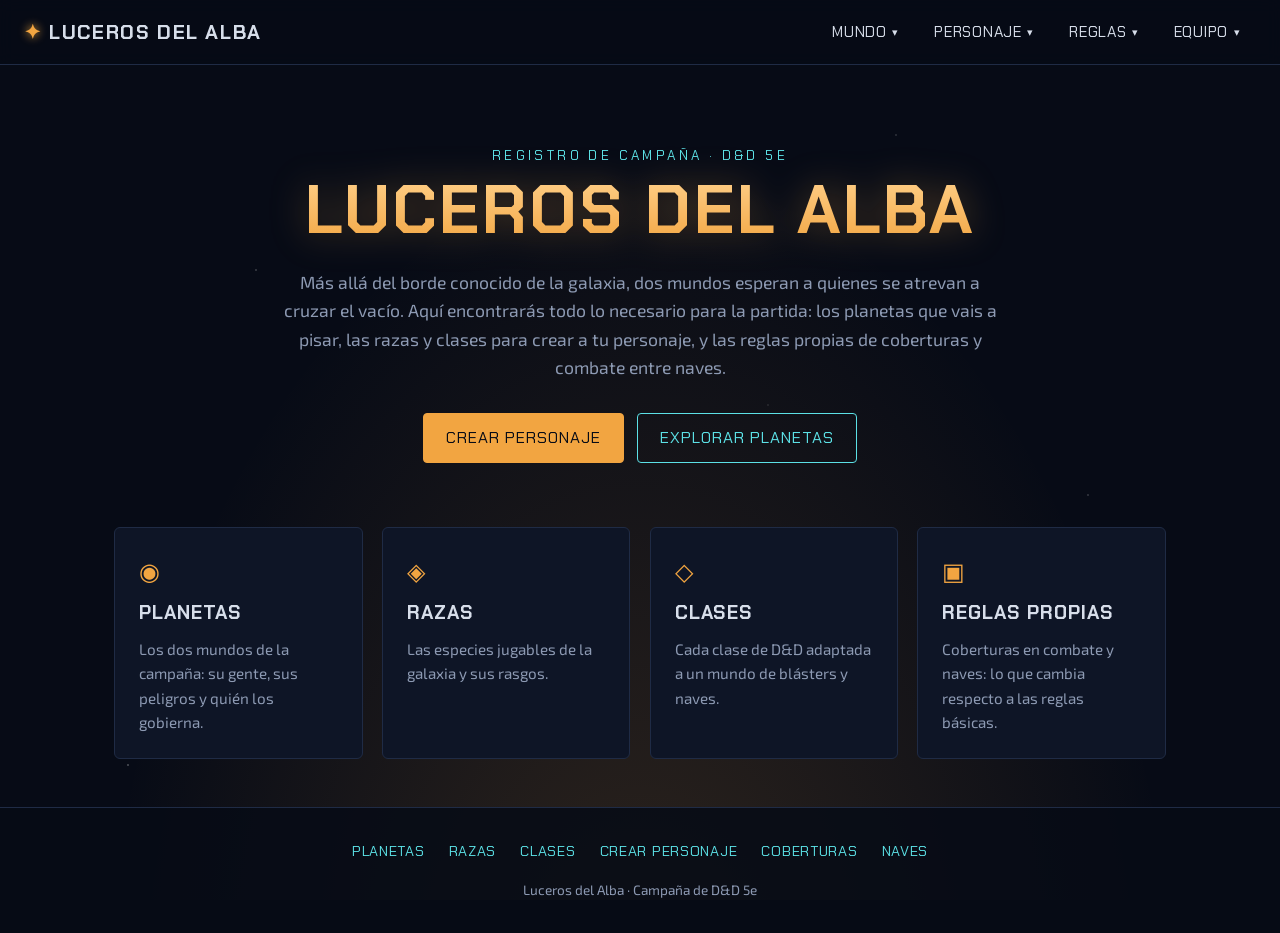
<file: index.html>
<!DOCTYPE html>
<html lang="es">
<head>
  <meta charset="UTF-8">
  <meta name="viewport" content="width=device-width, initial-scale=1">
  <title>Luceros del Alba · Wiki de campaña</title>
  <meta name="description" content="Wiki de la campaña Luceros del Alba: planetas, razas, clases y reglas.">
  <link rel="preconnect" href="https://fonts.googleapis.com">
  <link rel="preconnect" href="https://fonts.gstatic.com" crossorigin>
  <link href="https://fonts.googleapis.com/css2?family=Chakra+Petch:wght@500;700&family=Exo+2:wght@400;600&display=swap" rel="stylesheet">
  <link rel="stylesheet" href="css/estilo.css">
</head>
<body>
  <!-- La cabecera y el pie se insertan desde js/menu.js -->
  <div id="cabecera"></div>

  <main class="contenido">
    <section class="portada">
      <p class="portada__etiqueta">Registro de campaña · D&amp;D 5e</p>
      <h1 class="portada__titulo">Luceros del Alba</h1>
      <p class="portada__texto">
        Más allá del borde conocido de la galaxia, dos mundos esperan a quienes se atrevan
        a cruzar el vacío. Aquí encontrarás todo lo necesario para la partida: los planetas
        que vais a pisar, las razas y clases para crear a tu personaje, y las reglas propias
        de coberturas y combate entre naves.
      </p>
      <div class="portada__botones">
        <a class="boton boton--primario" href="personaje/creacion.html">Crear personaje</a>
        <a class="boton" href="mundo/planetas.html">Explorar planetas</a>
      </div>
    </section>

    <section class="tarjetas">
      <a class="tarjeta" href="mundo/planetas.html">
        <span class="tarjeta__icono">◉</span>
        <h2>Planetas</h2>
        <p>Los dos mundos de la campaña: su gente, sus peligros y quién los gobierna.</p>
      </a>
      <a class="tarjeta" href="personaje/razas.html">
        <span class="tarjeta__icono">◈</span>
        <h2>Razas</h2>
        <p>Las especies jugables de la galaxia y sus rasgos.</p>
      </a>
      <a class="tarjeta" href="personaje/clases.html">
        <span class="tarjeta__icono">◇</span>
        <h2>Clases</h2>
        <p>Cada clase de D&amp;D adaptada a un mundo de blásters y naves.</p>
      </a>
      <a class="tarjeta" href="reglas/coberturas.html">
        <span class="tarjeta__icono">▣</span>
        <h2>Reglas propias</h2>
        <p>Coberturas en combate y naves: lo que cambia respecto a las reglas básicas.</p>
      </a>
    </section>
  </main>

  <div id="pie"></div>

  <script src="js/menu.js"></script>
</body>
</html>
</file>
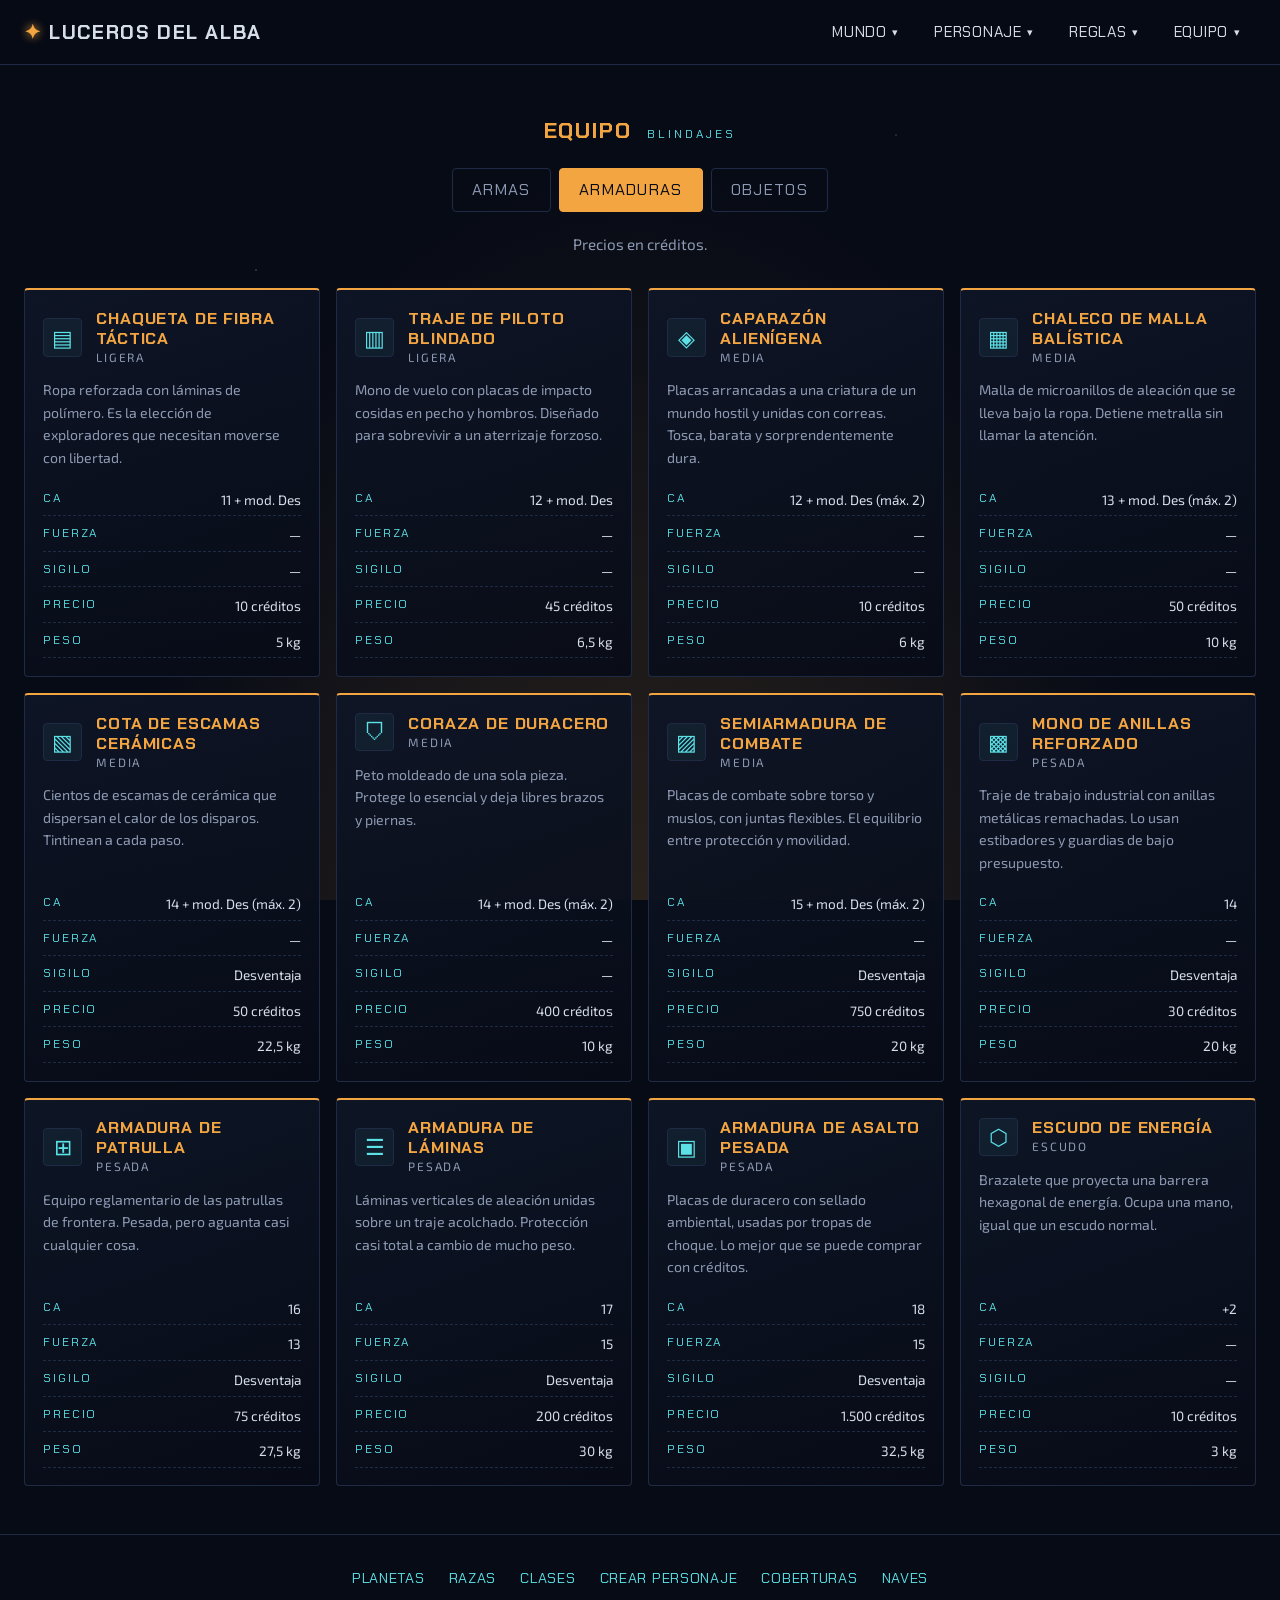
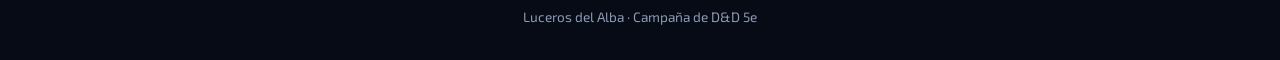
<file: equipo/armaduras.html>
<!DOCTYPE html>
<html lang="es">
<head>
  <meta charset="UTF-8">
  <meta name="viewport" content="width=device-width, initial-scale=1">
  <title>Armaduras · Luceros del Alba</title>
  <link rel="preconnect" href="https://fonts.googleapis.com">
  <link rel="preconnect" href="https://fonts.gstatic.com" crossorigin>
  <link href="https://fonts.googleapis.com/css2?family=Chakra+Petch:wght@500;700&family=Exo+2:wght@400;600&display=swap" rel="stylesheet">
  <link rel="stylesheet" href="../css/estilo.css">
</head>
<body>
  <div id="cabecera"></div>

  <main class="contenido contenido--ancho">
    <header class="titulo-pagina titulo-pagina--compacto">
      <h1>Equipo</h1>
      <span class="portada__etiqueta">Blindajes</span>
    </header>

    <nav class="pestanas">
      <a href="armas.html">Armas</a>
      <a href="armaduras.html" class="activa" aria-current="page">Armaduras</a>
      <a href="objetos.html">Objetos</a>
    </nav>

    <p class="intro-equipo">Precios en créditos.</p>

    <!-- Para añadir un objeto, copia un <article class="objeto"> completo -->
    <section class="rejilla-objetos">
      <article class="objeto">
        <div class="objeto__cabecera">
          <span class="objeto__icono">▤</span>
          <div>
            <h2>Chaqueta de fibra táctica</h2>
            <p class="objeto__tipo">Ligera</p>
          </div>
        </div>
        <p class="objeto__desc">Ropa reforzada con láminas de polímero. Es la elección de exploradores que necesitan moverse con libertad.</p>
        <dl class="objeto__datos">
          <div><dt>CA</dt><dd>11 + mod. Des</dd></div>
          <div><dt>Fuerza</dt><dd>—</dd></div>
          <div><dt>Sigilo</dt><dd>—</dd></div>
          <div><dt>Precio</dt><dd>10 créditos</dd></div>
          <div><dt>Peso</dt><dd>5 kg</dd></div>
        </dl>
      </article>
      <article class="objeto">
        <div class="objeto__cabecera">
          <span class="objeto__icono">▥</span>
          <div>
            <h2>Traje de piloto blindado</h2>
            <p class="objeto__tipo">Ligera</p>
          </div>
        </div>
        <p class="objeto__desc">Mono de vuelo con placas de impacto cosidas en pecho y hombros. Diseñado para sobrevivir a un aterrizaje forzoso.</p>
        <dl class="objeto__datos">
          <div><dt>CA</dt><dd>12 + mod. Des</dd></div>
          <div><dt>Fuerza</dt><dd>—</dd></div>
          <div><dt>Sigilo</dt><dd>—</dd></div>
          <div><dt>Precio</dt><dd>45 créditos</dd></div>
          <div><dt>Peso</dt><dd>6,5 kg</dd></div>
        </dl>
      </article>
      <article class="objeto">
        <div class="objeto__cabecera">
          <span class="objeto__icono">◈</span>
          <div>
            <h2>Caparazón alienígena</h2>
            <p class="objeto__tipo">Media</p>
          </div>
        </div>
        <p class="objeto__desc">Placas arrancadas a una criatura de un mundo hostil y unidas con correas. Tosca, barata y sorprendentemente dura.</p>
        <dl class="objeto__datos">
          <div><dt>CA</dt><dd>12 + mod. Des (máx. 2)</dd></div>
          <div><dt>Fuerza</dt><dd>—</dd></div>
          <div><dt>Sigilo</dt><dd>—</dd></div>
          <div><dt>Precio</dt><dd>10 créditos</dd></div>
          <div><dt>Peso</dt><dd>6 kg</dd></div>
        </dl>
      </article>
      <article class="objeto">
        <div class="objeto__cabecera">
          <span class="objeto__icono">▦</span>
          <div>
            <h2>Chaleco de malla balística</h2>
            <p class="objeto__tipo">Media</p>
          </div>
        </div>
        <p class="objeto__desc">Malla de microanillos de aleación que se lleva bajo la ropa. Detiene metralla sin llamar la atención.</p>
        <dl class="objeto__datos">
          <div><dt>CA</dt><dd>13 + mod. Des (máx. 2)</dd></div>
          <div><dt>Fuerza</dt><dd>—</dd></div>
          <div><dt>Sigilo</dt><dd>—</dd></div>
          <div><dt>Precio</dt><dd>50 créditos</dd></div>
          <div><dt>Peso</dt><dd>10 kg</dd></div>
        </dl>
      </article>
      <article class="objeto">
        <div class="objeto__cabecera">
          <span class="objeto__icono">▧</span>
          <div>
            <h2>Cota de escamas cerámicas</h2>
            <p class="objeto__tipo">Media</p>
          </div>
        </div>
        <p class="objeto__desc">Cientos de escamas de cerámica que dispersan el calor de los disparos. Tintinean a cada paso.</p>
        <dl class="objeto__datos">
          <div><dt>CA</dt><dd>14 + mod. Des (máx. 2)</dd></div>
          <div><dt>Fuerza</dt><dd>—</dd></div>
          <div><dt>Sigilo</dt><dd>Desventaja</dd></div>
          <div><dt>Precio</dt><dd>50 créditos</dd></div>
          <div><dt>Peso</dt><dd>22,5 kg</dd></div>
        </dl>
      </article>
      <article class="objeto">
        <div class="objeto__cabecera">
          <span class="objeto__icono">⛉</span>
          <div>
            <h2>Coraza de duracero</h2>
            <p class="objeto__tipo">Media</p>
          </div>
        </div>
        <p class="objeto__desc">Peto moldeado de una sola pieza. Protege lo esencial y deja libres brazos y piernas.</p>
        <dl class="objeto__datos">
          <div><dt>CA</dt><dd>14 + mod. Des (máx. 2)</dd></div>
          <div><dt>Fuerza</dt><dd>—</dd></div>
          <div><dt>Sigilo</dt><dd>—</dd></div>
          <div><dt>Precio</dt><dd>400 créditos</dd></div>
          <div><dt>Peso</dt><dd>10 kg</dd></div>
        </dl>
      </article>
      <article class="objeto">
        <div class="objeto__cabecera">
          <span class="objeto__icono">▨</span>
          <div>
            <h2>Semiarmadura de combate</h2>
            <p class="objeto__tipo">Media</p>
          </div>
        </div>
        <p class="objeto__desc">Placas de combate sobre torso y muslos, con juntas flexibles. El equilibrio entre protección y movilidad.</p>
        <dl class="objeto__datos">
          <div><dt>CA</dt><dd>15 + mod. Des (máx. 2)</dd></div>
          <div><dt>Fuerza</dt><dd>—</dd></div>
          <div><dt>Sigilo</dt><dd>Desventaja</dd></div>
          <div><dt>Precio</dt><dd>750 créditos</dd></div>
          <div><dt>Peso</dt><dd>20 kg</dd></div>
        </dl>
      </article>
      <article class="objeto">
        <div class="objeto__cabecera">
          <span class="objeto__icono">▩</span>
          <div>
            <h2>Mono de anillas reforzado</h2>
            <p class="objeto__tipo">Pesada</p>
          </div>
        </div>
        <p class="objeto__desc">Traje de trabajo industrial con anillas metálicas remachadas. Lo usan estibadores y guardias de bajo presupuesto.</p>
        <dl class="objeto__datos">
          <div><dt>CA</dt><dd>14</dd></div>
          <div><dt>Fuerza</dt><dd>—</dd></div>
          <div><dt>Sigilo</dt><dd>Desventaja</dd></div>
          <div><dt>Precio</dt><dd>30 créditos</dd></div>
          <div><dt>Peso</dt><dd>20 kg</dd></div>
        </dl>
      </article>
      <article class="objeto">
        <div class="objeto__cabecera">
          <span class="objeto__icono">⊞</span>
          <div>
            <h2>Armadura de patrulla</h2>
            <p class="objeto__tipo">Pesada</p>
          </div>
        </div>
        <p class="objeto__desc">Equipo reglamentario de las patrullas de frontera. Pesada, pero aguanta casi cualquier cosa.</p>
        <dl class="objeto__datos">
          <div><dt>CA</dt><dd>16</dd></div>
          <div><dt>Fuerza</dt><dd>13</dd></div>
          <div><dt>Sigilo</dt><dd>Desventaja</dd></div>
          <div><dt>Precio</dt><dd>75 créditos</dd></div>
          <div><dt>Peso</dt><dd>27,5 kg</dd></div>
        </dl>
      </article>
      <article class="objeto">
        <div class="objeto__cabecera">
          <span class="objeto__icono">☰</span>
          <div>
            <h2>Armadura de láminas</h2>
            <p class="objeto__tipo">Pesada</p>
          </div>
        </div>
        <p class="objeto__desc">Láminas verticales de aleación unidas sobre un traje acolchado. Protección casi total a cambio de mucho peso.</p>
        <dl class="objeto__datos">
          <div><dt>CA</dt><dd>17</dd></div>
          <div><dt>Fuerza</dt><dd>15</dd></div>
          <div><dt>Sigilo</dt><dd>Desventaja</dd></div>
          <div><dt>Precio</dt><dd>200 créditos</dd></div>
          <div><dt>Peso</dt><dd>30 kg</dd></div>
        </dl>
      </article>
      <article class="objeto">
        <div class="objeto__cabecera">
          <span class="objeto__icono">▣</span>
          <div>
            <h2>Armadura de asalto pesada</h2>
            <p class="objeto__tipo">Pesada</p>
          </div>
        </div>
        <p class="objeto__desc">Placas de duracero con sellado ambiental, usadas por tropas de choque. Lo mejor que se puede comprar con créditos.</p>
        <dl class="objeto__datos">
          <div><dt>CA</dt><dd>18</dd></div>
          <div><dt>Fuerza</dt><dd>15</dd></div>
          <div><dt>Sigilo</dt><dd>Desventaja</dd></div>
          <div><dt>Precio</dt><dd>1.500 créditos</dd></div>
          <div><dt>Peso</dt><dd>32,5 kg</dd></div>
        </dl>
      </article>
      <article class="objeto">
        <div class="objeto__cabecera">
          <span class="objeto__icono">⬡</span>
          <div>
            <h2>Escudo de energía</h2>
            <p class="objeto__tipo">Escudo</p>
          </div>
        </div>
        <p class="objeto__desc">Brazalete que proyecta una barrera hexagonal de energía. Ocupa una mano, igual que un escudo normal.</p>
        <dl class="objeto__datos">
          <div><dt>CA</dt><dd>+2</dd></div>
          <div><dt>Fuerza</dt><dd>—</dd></div>
          <div><dt>Sigilo</dt><dd>—</dd></div>
          <div><dt>Precio</dt><dd>10 créditos</dd></div>
          <div><dt>Peso</dt><dd>3 kg</dd></div>
        </dl>
      </article>
    </section>
  </main>

  <div id="pie"></div>

  <script src="../js/menu.js"></script>
</body>
</html>
</file>
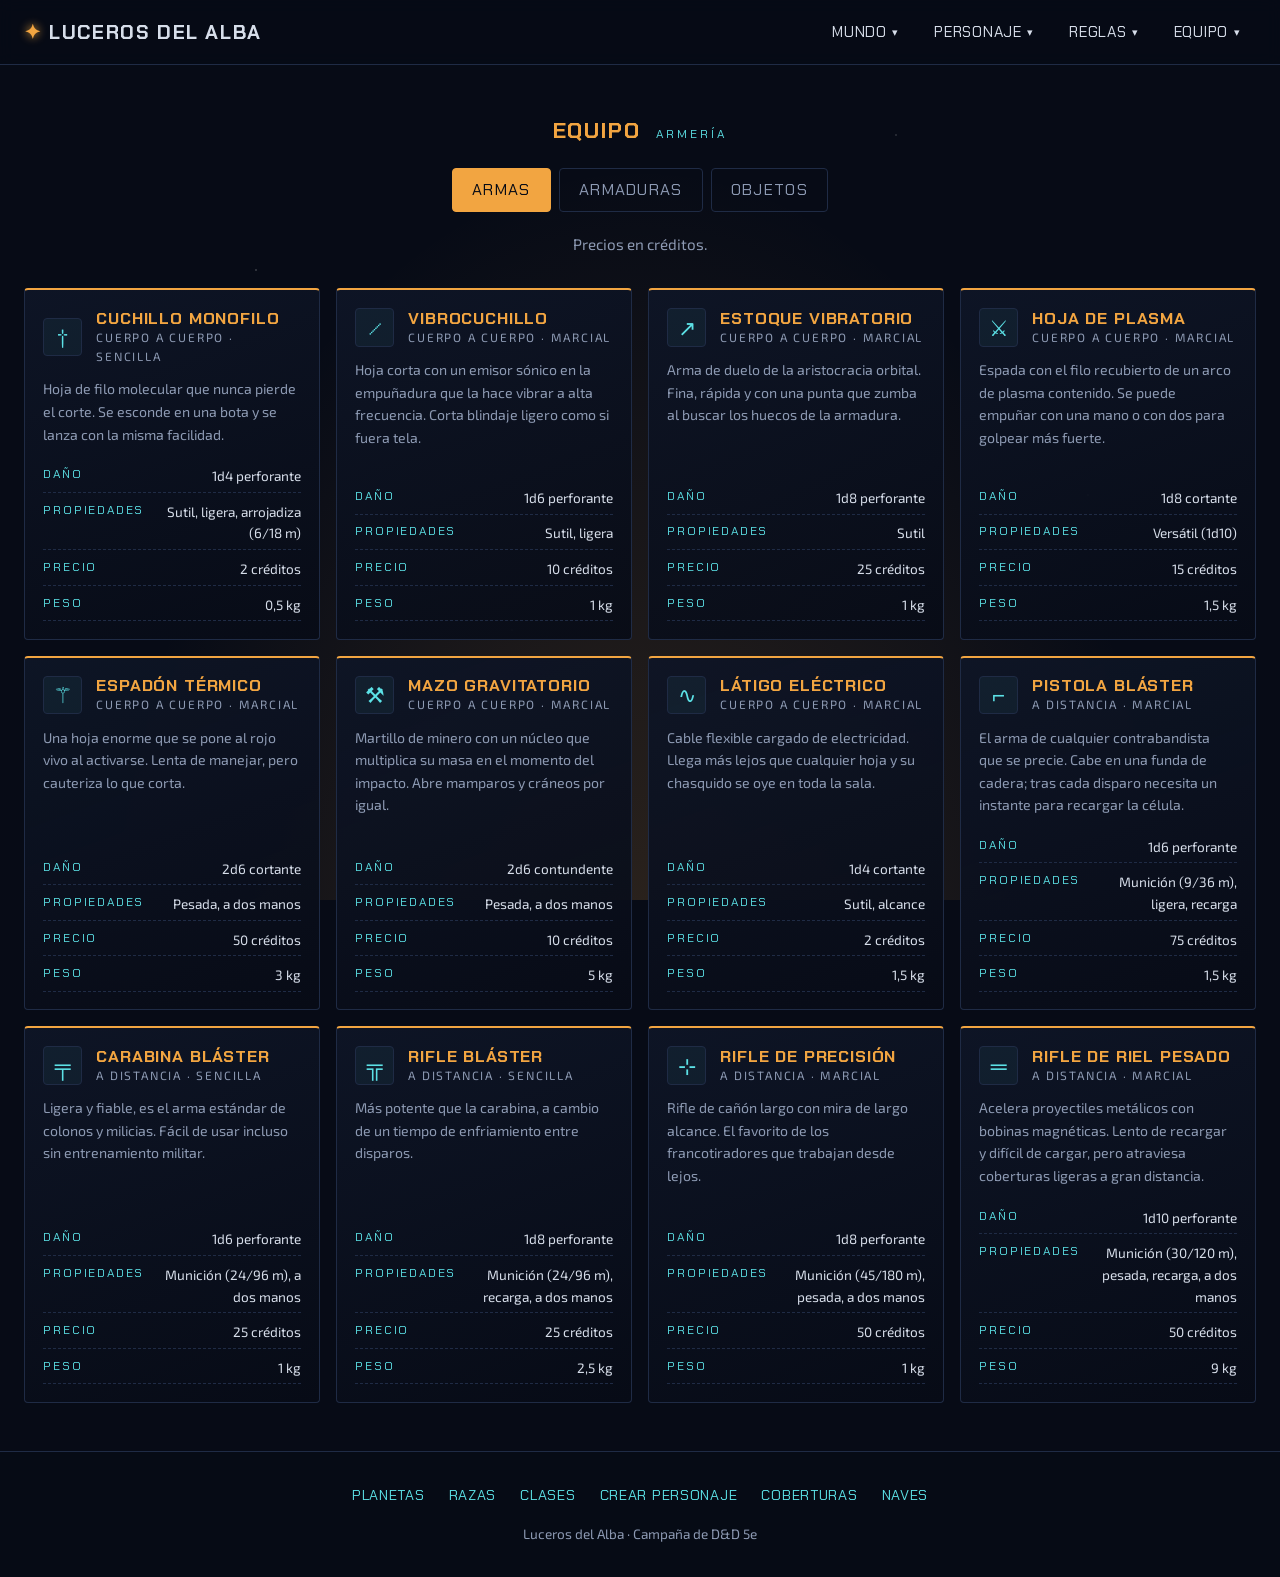
<file: equipo/armas.html>
<!DOCTYPE html>
<html lang="es">
<head>
  <meta charset="UTF-8">
  <meta name="viewport" content="width=device-width, initial-scale=1">
  <title>Armas · Luceros del Alba</title>
  <link rel="preconnect" href="https://fonts.googleapis.com">
  <link rel="preconnect" href="https://fonts.gstatic.com" crossorigin>
  <link href="https://fonts.googleapis.com/css2?family=Chakra+Petch:wght@500;700&family=Exo+2:wght@400;600&display=swap" rel="stylesheet">
  <link rel="stylesheet" href="../css/estilo.css">
</head>
<body>
  <div id="cabecera"></div>

  <main class="contenido contenido--ancho">
    <header class="titulo-pagina titulo-pagina--compacto">
      <h1>Equipo</h1>
      <span class="portada__etiqueta">Armería</span>
    </header>

    <nav class="pestanas">
      <a href="armas.html" class="activa" aria-current="page">Armas</a>
      <a href="armaduras.html">Armaduras</a>
      <a href="objetos.html">Objetos</a>
    </nav>

    <p class="intro-equipo">Precios en créditos.</p>

    <!-- Para añadir un objeto, copia un <article class="objeto"> completo -->
    <section class="rejilla-objetos">
      <article class="objeto">
        <div class="objeto__cabecera">
          <span class="objeto__icono">†</span>
          <div>
            <h2>Cuchillo monofilo</h2>
            <p class="objeto__tipo">Cuerpo a cuerpo · Sencilla</p>
          </div>
        </div>
        <p class="objeto__desc">Hoja de filo molecular que nunca pierde el corte. Se esconde en una bota y se lanza con la misma facilidad.</p>
        <dl class="objeto__datos">
          <div><dt>Daño</dt><dd>1d4 perforante</dd></div>
          <div><dt>Propiedades</dt><dd>Sutil, ligera, arrojadiza (6/18 m)</dd></div>
          <div><dt>Precio</dt><dd>2 créditos</dd></div>
          <div><dt>Peso</dt><dd>0,5 kg</dd></div>
        </dl>
      </article>
      <article class="objeto">
        <div class="objeto__cabecera">
          <span class="objeto__icono">⟋</span>
          <div>
            <h2>Vibrocuchillo</h2>
            <p class="objeto__tipo">Cuerpo a cuerpo · Marcial</p>
          </div>
        </div>
        <p class="objeto__desc">Hoja corta con un emisor sónico en la empuñadura que la hace vibrar a alta frecuencia. Corta blindaje ligero como si fuera tela.</p>
        <dl class="objeto__datos">
          <div><dt>Daño</dt><dd>1d6 perforante</dd></div>
          <div><dt>Propiedades</dt><dd>Sutil, ligera</dd></div>
          <div><dt>Precio</dt><dd>10 créditos</dd></div>
          <div><dt>Peso</dt><dd>1 kg</dd></div>
        </dl>
      </article>
      <article class="objeto">
        <div class="objeto__cabecera">
          <span class="objeto__icono">↗</span>
          <div>
            <h2>Estoque vibratorio</h2>
            <p class="objeto__tipo">Cuerpo a cuerpo · Marcial</p>
          </div>
        </div>
        <p class="objeto__desc">Arma de duelo de la aristocracia orbital. Fina, rápida y con una punta que zumba al buscar los huecos de la armadura.</p>
        <dl class="objeto__datos">
          <div><dt>Daño</dt><dd>1d8 perforante</dd></div>
          <div><dt>Propiedades</dt><dd>Sutil</dd></div>
          <div><dt>Precio</dt><dd>25 créditos</dd></div>
          <div><dt>Peso</dt><dd>1 kg</dd></div>
        </dl>
      </article>
      <article class="objeto">
        <div class="objeto__cabecera">
          <span class="objeto__icono">⚔</span>
          <div>
            <h2>Hoja de plasma</h2>
            <p class="objeto__tipo">Cuerpo a cuerpo · Marcial</p>
          </div>
        </div>
        <p class="objeto__desc">Espada con el filo recubierto de un arco de plasma contenido. Se puede empuñar con una mano o con dos para golpear más fuerte.</p>
        <dl class="objeto__datos">
          <div><dt>Daño</dt><dd>1d8 cortante</dd></div>
          <div><dt>Propiedades</dt><dd>Versátil (1d10)</dd></div>
          <div><dt>Precio</dt><dd>15 créditos</dd></div>
          <div><dt>Peso</dt><dd>1,5 kg</dd></div>
        </dl>
      </article>
      <article class="objeto">
        <div class="objeto__cabecera">
          <span class="objeto__icono">⚚</span>
          <div>
            <h2>Espadón térmico</h2>
            <p class="objeto__tipo">Cuerpo a cuerpo · Marcial</p>
          </div>
        </div>
        <p class="objeto__desc">Una hoja enorme que se pone al rojo vivo al activarse. Lenta de manejar, pero cauteriza lo que corta.</p>
        <dl class="objeto__datos">
          <div><dt>Daño</dt><dd>2d6 cortante</dd></div>
          <div><dt>Propiedades</dt><dd>Pesada, a dos manos</dd></div>
          <div><dt>Precio</dt><dd>50 créditos</dd></div>
          <div><dt>Peso</dt><dd>3 kg</dd></div>
        </dl>
      </article>
      <article class="objeto">
        <div class="objeto__cabecera">
          <span class="objeto__icono">⚒</span>
          <div>
            <h2>Mazo gravitatorio</h2>
            <p class="objeto__tipo">Cuerpo a cuerpo · Marcial</p>
          </div>
        </div>
        <p class="objeto__desc">Martillo de minero con un núcleo que multiplica su masa en el momento del impacto. Abre mamparos y cráneos por igual.</p>
        <dl class="objeto__datos">
          <div><dt>Daño</dt><dd>2d6 contundente</dd></div>
          <div><dt>Propiedades</dt><dd>Pesada, a dos manos</dd></div>
          <div><dt>Precio</dt><dd>10 créditos</dd></div>
          <div><dt>Peso</dt><dd>5 kg</dd></div>
        </dl>
      </article>
      <article class="objeto">
        <div class="objeto__cabecera">
          <span class="objeto__icono">∿</span>
          <div>
            <h2>Látigo eléctrico</h2>
            <p class="objeto__tipo">Cuerpo a cuerpo · Marcial</p>
          </div>
        </div>
        <p class="objeto__desc">Cable flexible cargado de electricidad. Llega más lejos que cualquier hoja y su chasquido se oye en toda la sala.</p>
        <dl class="objeto__datos">
          <div><dt>Daño</dt><dd>1d4 cortante</dd></div>
          <div><dt>Propiedades</dt><dd>Sutil, alcance</dd></div>
          <div><dt>Precio</dt><dd>2 créditos</dd></div>
          <div><dt>Peso</dt><dd>1,5 kg</dd></div>
        </dl>
      </article>
      <article class="objeto">
        <div class="objeto__cabecera">
          <span class="objeto__icono">⌐</span>
          <div>
            <h2>Pistola bláster</h2>
            <p class="objeto__tipo">A distancia · Marcial</p>
          </div>
        </div>
        <p class="objeto__desc">El arma de cualquier contrabandista que se precie. Cabe en una funda de cadera; tras cada disparo necesita un instante para recargar la célula.</p>
        <dl class="objeto__datos">
          <div><dt>Daño</dt><dd>1d6 perforante</dd></div>
          <div><dt>Propiedades</dt><dd>Munición (9/36 m), ligera, recarga</dd></div>
          <div><dt>Precio</dt><dd>75 créditos</dd></div>
          <div><dt>Peso</dt><dd>1,5 kg</dd></div>
        </dl>
      </article>
      <article class="objeto">
        <div class="objeto__cabecera">
          <span class="objeto__icono">╤</span>
          <div>
            <h2>Carabina bláster</h2>
            <p class="objeto__tipo">A distancia · Sencilla</p>
          </div>
        </div>
        <p class="objeto__desc">Ligera y fiable, es el arma estándar de colonos y milicias. Fácil de usar incluso sin entrenamiento militar.</p>
        <dl class="objeto__datos">
          <div><dt>Daño</dt><dd>1d6 perforante</dd></div>
          <div><dt>Propiedades</dt><dd>Munición (24/96 m), a dos manos</dd></div>
          <div><dt>Precio</dt><dd>25 créditos</dd></div>
          <div><dt>Peso</dt><dd>1 kg</dd></div>
        </dl>
      </article>
      <article class="objeto">
        <div class="objeto__cabecera">
          <span class="objeto__icono">╦</span>
          <div>
            <h2>Rifle bláster</h2>
            <p class="objeto__tipo">A distancia · Sencilla</p>
          </div>
        </div>
        <p class="objeto__desc">Más potente que la carabina, a cambio de un tiempo de enfriamiento entre disparos.</p>
        <dl class="objeto__datos">
          <div><dt>Daño</dt><dd>1d8 perforante</dd></div>
          <div><dt>Propiedades</dt><dd>Munición (24/96 m), recarga, a dos manos</dd></div>
          <div><dt>Precio</dt><dd>25 créditos</dd></div>
          <div><dt>Peso</dt><dd>2,5 kg</dd></div>
        </dl>
      </article>
      <article class="objeto">
        <div class="objeto__cabecera">
          <span class="objeto__icono">⊹</span>
          <div>
            <h2>Rifle de precisión</h2>
            <p class="objeto__tipo">A distancia · Marcial</p>
          </div>
        </div>
        <p class="objeto__desc">Rifle de cañón largo con mira de largo alcance. El favorito de los francotiradores que trabajan desde lejos.</p>
        <dl class="objeto__datos">
          <div><dt>Daño</dt><dd>1d8 perforante</dd></div>
          <div><dt>Propiedades</dt><dd>Munición (45/180 m), pesada, a dos manos</dd></div>
          <div><dt>Precio</dt><dd>50 créditos</dd></div>
          <div><dt>Peso</dt><dd>1 kg</dd></div>
        </dl>
      </article>
      <article class="objeto">
        <div class="objeto__cabecera">
          <span class="objeto__icono">═</span>
          <div>
            <h2>Rifle de riel pesado</h2>
            <p class="objeto__tipo">A distancia · Marcial</p>
          </div>
        </div>
        <p class="objeto__desc">Acelera proyectiles metálicos con bobinas magnéticas. Lento de recargar y difícil de cargar, pero atraviesa coberturas ligeras a gran distancia.</p>
        <dl class="objeto__datos">
          <div><dt>Daño</dt><dd>1d10 perforante</dd></div>
          <div><dt>Propiedades</dt><dd>Munición (30/120 m), pesada, recarga, a dos manos</dd></div>
          <div><dt>Precio</dt><dd>50 créditos</dd></div>
          <div><dt>Peso</dt><dd>9 kg</dd></div>
        </dl>
      </article>
    </section>
  </main>

  <div id="pie"></div>

  <script src="../js/menu.js"></script>
</body>
</html>
</file>
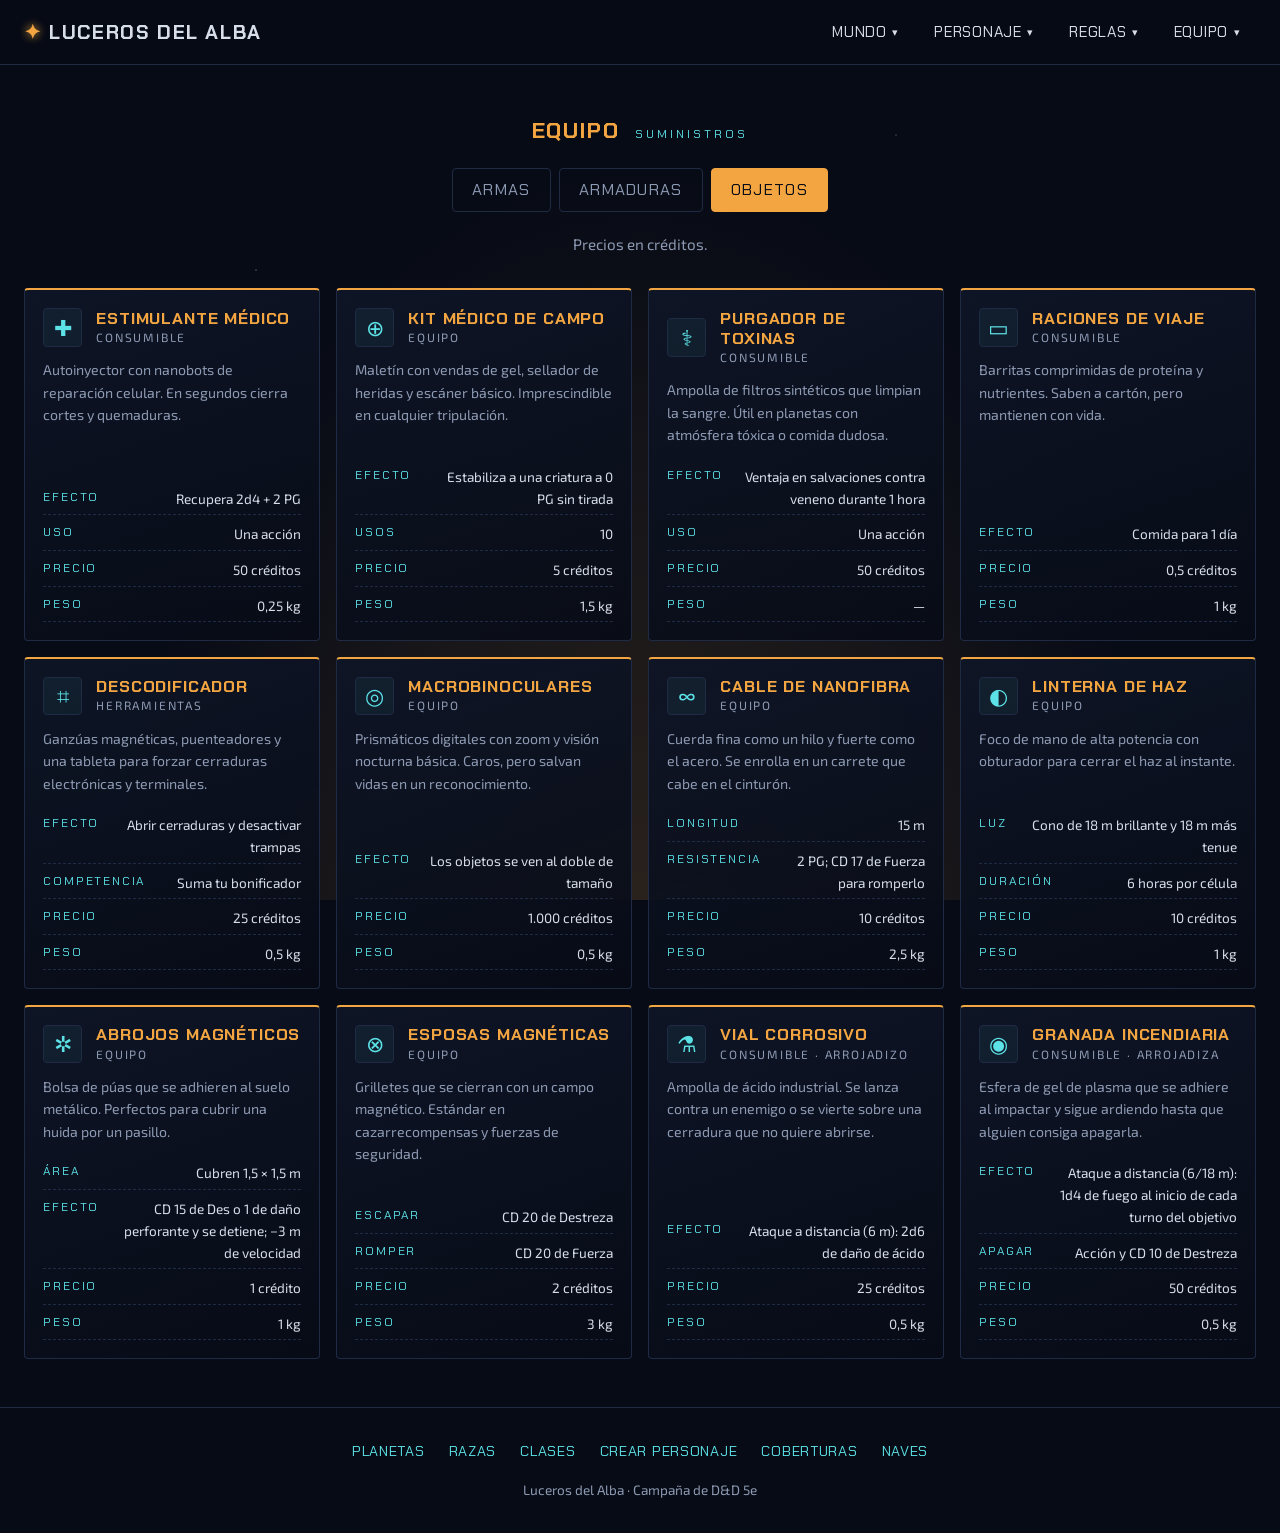
<file: equipo/objetos.html>
<!DOCTYPE html>
<html lang="es">
<head>
  <meta charset="UTF-8">
  <meta name="viewport" content="width=device-width, initial-scale=1">
  <title>Objetos · Luceros del Alba</title>
  <link rel="preconnect" href="https://fonts.googleapis.com">
  <link rel="preconnect" href="https://fonts.gstatic.com" crossorigin>
  <link href="https://fonts.googleapis.com/css2?family=Chakra+Petch:wght@500;700&family=Exo+2:wght@400;600&display=swap" rel="stylesheet">
  <link rel="stylesheet" href="../css/estilo.css">
</head>
<body>
  <div id="cabecera"></div>

  <main class="contenido contenido--ancho">
    <header class="titulo-pagina titulo-pagina--compacto">
      <h1>Equipo</h1>
      <span class="portada__etiqueta">Suministros</span>
    </header>

    <nav class="pestanas">
      <a href="armas.html">Armas</a>
      <a href="armaduras.html">Armaduras</a>
      <a href="objetos.html" class="activa" aria-current="page">Objetos</a>
    </nav>

    <p class="intro-equipo">Precios en créditos.</p>

    <!-- Para añadir un objeto, copia un <article class="objeto"> completo -->
    <section class="rejilla-objetos">
      <article class="objeto">
        <div class="objeto__cabecera">
          <span class="objeto__icono">✚</span>
          <div>
            <h2>Estimulante médico</h2>
            <p class="objeto__tipo">Consumible</p>
          </div>
        </div>
        <p class="objeto__desc">Autoinyector con nanobots de reparación celular. En segundos cierra cortes y quemaduras.</p>
        <dl class="objeto__datos">
          <div><dt>Efecto</dt><dd>Recupera 2d4 + 2 PG</dd></div>
          <div><dt>Uso</dt><dd>Una acción</dd></div>
          <div><dt>Precio</dt><dd>50 créditos</dd></div>
          <div><dt>Peso</dt><dd>0,25 kg</dd></div>
        </dl>
      </article>
      <article class="objeto">
        <div class="objeto__cabecera">
          <span class="objeto__icono">⊕</span>
          <div>
            <h2>Kit médico de campo</h2>
            <p class="objeto__tipo">Equipo</p>
          </div>
        </div>
        <p class="objeto__desc">Maletín con vendas de gel, sellador de heridas y escáner básico. Imprescindible en cualquier tripulación.</p>
        <dl class="objeto__datos">
          <div><dt>Efecto</dt><dd>Estabiliza a una criatura a 0 PG sin tirada</dd></div>
          <div><dt>Usos</dt><dd>10</dd></div>
          <div><dt>Precio</dt><dd>5 créditos</dd></div>
          <div><dt>Peso</dt><dd>1,5 kg</dd></div>
        </dl>
      </article>
      <article class="objeto">
        <div class="objeto__cabecera">
          <span class="objeto__icono">⚕</span>
          <div>
            <h2>Purgador de toxinas</h2>
            <p class="objeto__tipo">Consumible</p>
          </div>
        </div>
        <p class="objeto__desc">Ampolla de filtros sintéticos que limpian la sangre. Útil en planetas con atmósfera tóxica o comida dudosa.</p>
        <dl class="objeto__datos">
          <div><dt>Efecto</dt><dd>Ventaja en salvaciones contra veneno durante 1 hora</dd></div>
          <div><dt>Uso</dt><dd>Una acción</dd></div>
          <div><dt>Precio</dt><dd>50 créditos</dd></div>
          <div><dt>Peso</dt><dd>—</dd></div>
        </dl>
      </article>
      <article class="objeto">
        <div class="objeto__cabecera">
          <span class="objeto__icono">▭</span>
          <div>
            <h2>Raciones de viaje</h2>
            <p class="objeto__tipo">Consumible</p>
          </div>
        </div>
        <p class="objeto__desc">Barritas comprimidas de proteína y nutrientes. Saben a cartón, pero mantienen con vida.</p>
        <dl class="objeto__datos">
          <div><dt>Efecto</dt><dd>Comida para 1 día</dd></div>
          <div><dt>Precio</dt><dd>0,5 créditos</dd></div>
          <div><dt>Peso</dt><dd>1 kg</dd></div>
        </dl>
      </article>
      <article class="objeto">
        <div class="objeto__cabecera">
          <span class="objeto__icono">⌗</span>
          <div>
            <h2>Descodificador</h2>
            <p class="objeto__tipo">Herramientas</p>
          </div>
        </div>
        <p class="objeto__desc">Ganzúas magnéticas, puenteadores y una tableta para forzar cerraduras electrónicas y terminales.</p>
        <dl class="objeto__datos">
          <div><dt>Efecto</dt><dd>Abrir cerraduras y desactivar trampas</dd></div>
          <div><dt>Competencia</dt><dd>Suma tu bonificador</dd></div>
          <div><dt>Precio</dt><dd>25 créditos</dd></div>
          <div><dt>Peso</dt><dd>0,5 kg</dd></div>
        </dl>
      </article>
      <article class="objeto">
        <div class="objeto__cabecera">
          <span class="objeto__icono">◎</span>
          <div>
            <h2>Macrobinoculares</h2>
            <p class="objeto__tipo">Equipo</p>
          </div>
        </div>
        <p class="objeto__desc">Prismáticos digitales con zoom y visión nocturna básica. Caros, pero salvan vidas en un reconocimiento.</p>
        <dl class="objeto__datos">
          <div><dt>Efecto</dt><dd>Los objetos se ven al doble de tamaño</dd></div>
          <div><dt>Precio</dt><dd>1.000 créditos</dd></div>
          <div><dt>Peso</dt><dd>0,5 kg</dd></div>
        </dl>
      </article>
      <article class="objeto">
        <div class="objeto__cabecera">
          <span class="objeto__icono">∞</span>
          <div>
            <h2>Cable de nanofibra</h2>
            <p class="objeto__tipo">Equipo</p>
          </div>
        </div>
        <p class="objeto__desc">Cuerda fina como un hilo y fuerte como el acero. Se enrolla en un carrete que cabe en el cinturón.</p>
        <dl class="objeto__datos">
          <div><dt>Longitud</dt><dd>15 m</dd></div>
          <div><dt>Resistencia</dt><dd>2 PG; CD 17 de Fuerza para romperlo</dd></div>
          <div><dt>Precio</dt><dd>10 créditos</dd></div>
          <div><dt>Peso</dt><dd>2,5 kg</dd></div>
        </dl>
      </article>
      <article class="objeto">
        <div class="objeto__cabecera">
          <span class="objeto__icono">◐</span>
          <div>
            <h2>Linterna de haz</h2>
            <p class="objeto__tipo">Equipo</p>
          </div>
        </div>
        <p class="objeto__desc">Foco de mano de alta potencia con obturador para cerrar el haz al instante.</p>
        <dl class="objeto__datos">
          <div><dt>Luz</dt><dd>Cono de 18 m brillante y 18 m más tenue</dd></div>
          <div><dt>Duración</dt><dd>6 horas por célula</dd></div>
          <div><dt>Precio</dt><dd>10 créditos</dd></div>
          <div><dt>Peso</dt><dd>1 kg</dd></div>
        </dl>
      </article>
      <article class="objeto">
        <div class="objeto__cabecera">
          <span class="objeto__icono">✲</span>
          <div>
            <h2>Abrojos magnéticos</h2>
            <p class="objeto__tipo">Equipo</p>
          </div>
        </div>
        <p class="objeto__desc">Bolsa de púas que se adhieren al suelo metálico. Perfectos para cubrir una huida por un pasillo.</p>
        <dl class="objeto__datos">
          <div><dt>Área</dt><dd>Cubren 1,5 × 1,5 m</dd></div>
          <div><dt>Efecto</dt><dd>CD 15 de Des o 1 de daño perforante y se detiene; −3 m de velocidad</dd></div>
          <div><dt>Precio</dt><dd>1 crédito</dd></div>
          <div><dt>Peso</dt><dd>1 kg</dd></div>
        </dl>
      </article>
      <article class="objeto">
        <div class="objeto__cabecera">
          <span class="objeto__icono">⊗</span>
          <div>
            <h2>Esposas magnéticas</h2>
            <p class="objeto__tipo">Equipo</p>
          </div>
        </div>
        <p class="objeto__desc">Grilletes que se cierran con un campo magnético. Estándar en cazarrecompensas y fuerzas de seguridad.</p>
        <dl class="objeto__datos">
          <div><dt>Escapar</dt><dd>CD 20 de Destreza</dd></div>
          <div><dt>Romper</dt><dd>CD 20 de Fuerza</dd></div>
          <div><dt>Precio</dt><dd>2 créditos</dd></div>
          <div><dt>Peso</dt><dd>3 kg</dd></div>
        </dl>
      </article>
      <article class="objeto">
        <div class="objeto__cabecera">
          <span class="objeto__icono">⚗</span>
          <div>
            <h2>Vial corrosivo</h2>
            <p class="objeto__tipo">Consumible · Arrojadizo</p>
          </div>
        </div>
        <p class="objeto__desc">Ampolla de ácido industrial. Se lanza contra un enemigo o se vierte sobre una cerradura que no quiere abrirse.</p>
        <dl class="objeto__datos">
          <div><dt>Efecto</dt><dd>Ataque a distancia (6 m): 2d6 de daño de ácido</dd></div>
          <div><dt>Precio</dt><dd>25 créditos</dd></div>
          <div><dt>Peso</dt><dd>0,5 kg</dd></div>
        </dl>
      </article>
      <article class="objeto">
        <div class="objeto__cabecera">
          <span class="objeto__icono">◉</span>
          <div>
            <h2>Granada incendiaria</h2>
            <p class="objeto__tipo">Consumible · Arrojadiza</p>
          </div>
        </div>
        <p class="objeto__desc">Esfera de gel de plasma que se adhiere al impactar y sigue ardiendo hasta que alguien consiga apagarla.</p>
        <dl class="objeto__datos">
          <div><dt>Efecto</dt><dd>Ataque a distancia (6/18 m): 1d4 de fuego al inicio de cada turno del objetivo</dd></div>
          <div><dt>Apagar</dt><dd>Acción y CD 10 de Destreza</dd></div>
          <div><dt>Precio</dt><dd>50 créditos</dd></div>
          <div><dt>Peso</dt><dd>0,5 kg</dd></div>
        </dl>
      </article>
    </section>
  </main>

  <div id="pie"></div>

  <script src="../js/menu.js"></script>
</body>
</html>
</file>
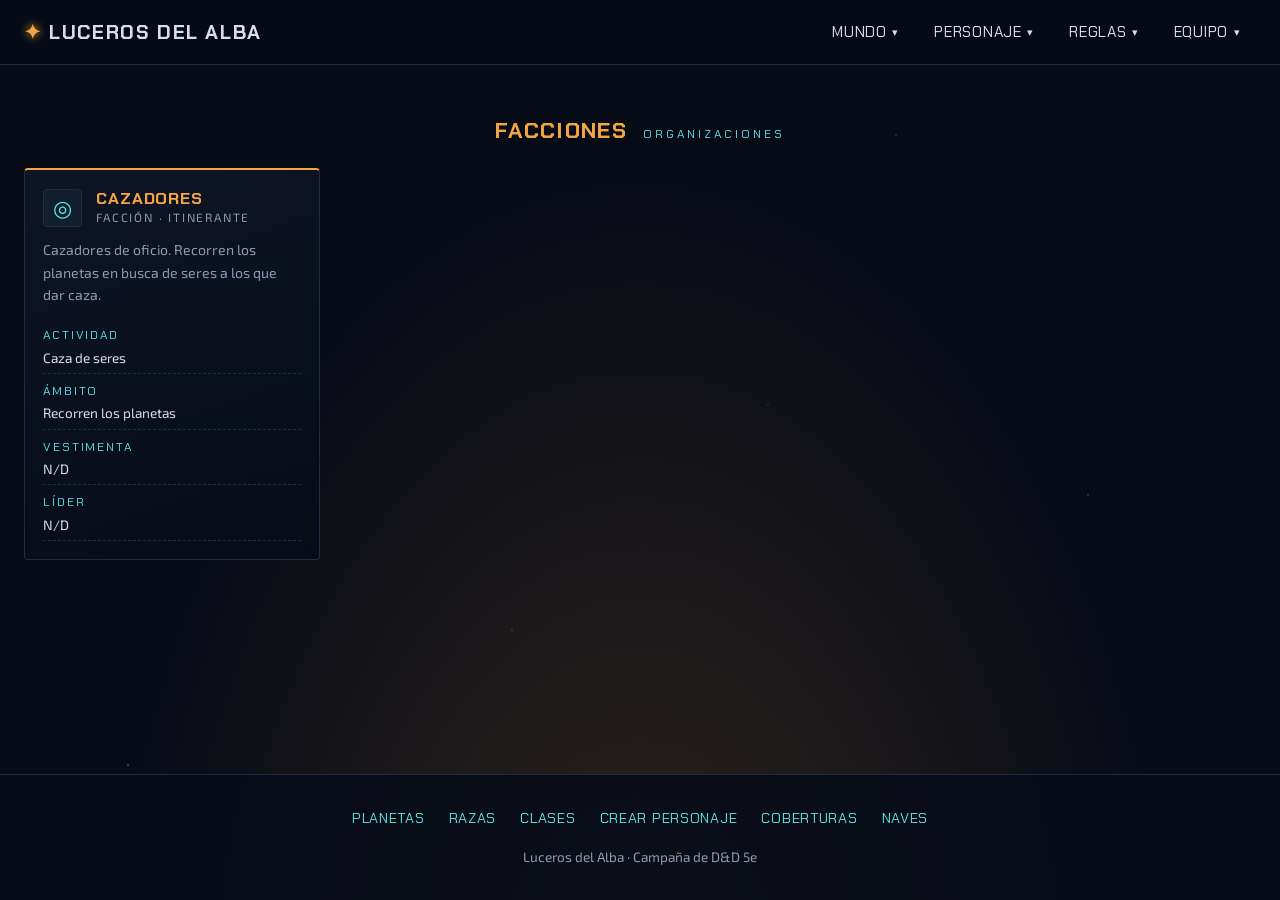
<file: mundo/facciones.html>
<!DOCTYPE html>
<html lang="es">
<head>
  <meta charset="UTF-8">
  <meta name="viewport" content="width=device-width, initial-scale=1">
  <title>Facciones · Luceros del Alba</title>
  <link rel="preconnect" href="https://fonts.googleapis.com">
  <link rel="preconnect" href="https://fonts.gstatic.com" crossorigin>
  <link href="https://fonts.googleapis.com/css2?family=Chakra+Petch:wght@500;700&family=Exo+2:wght@400;600&display=swap" rel="stylesheet">
  <link rel="stylesheet" href="../css/estilo.css?v=9">
</head>
<body>
  <div id="cabecera"></div>

  <main class="contenido contenido--ancho">
    <header class="titulo-pagina titulo-pagina--compacto">
      <h1>Facciones</h1>
      <span class="portada__etiqueta">Organizaciones</span>
    </header>

    <!-- Las tarjetas las genera js/personaje.js a partir de DATOS.facciones -->
    <section class="rejilla-objetos" id="facciones-lista"></section>
  </main>

  <div id="pie"></div>

  <script src="../js/menu.js?v=9"></script>
  <script src="../js/datos-personaje.js?v=9"></script>
  <script src="../js/personaje.js?v=9"></script>
</body>
</html>
</file>
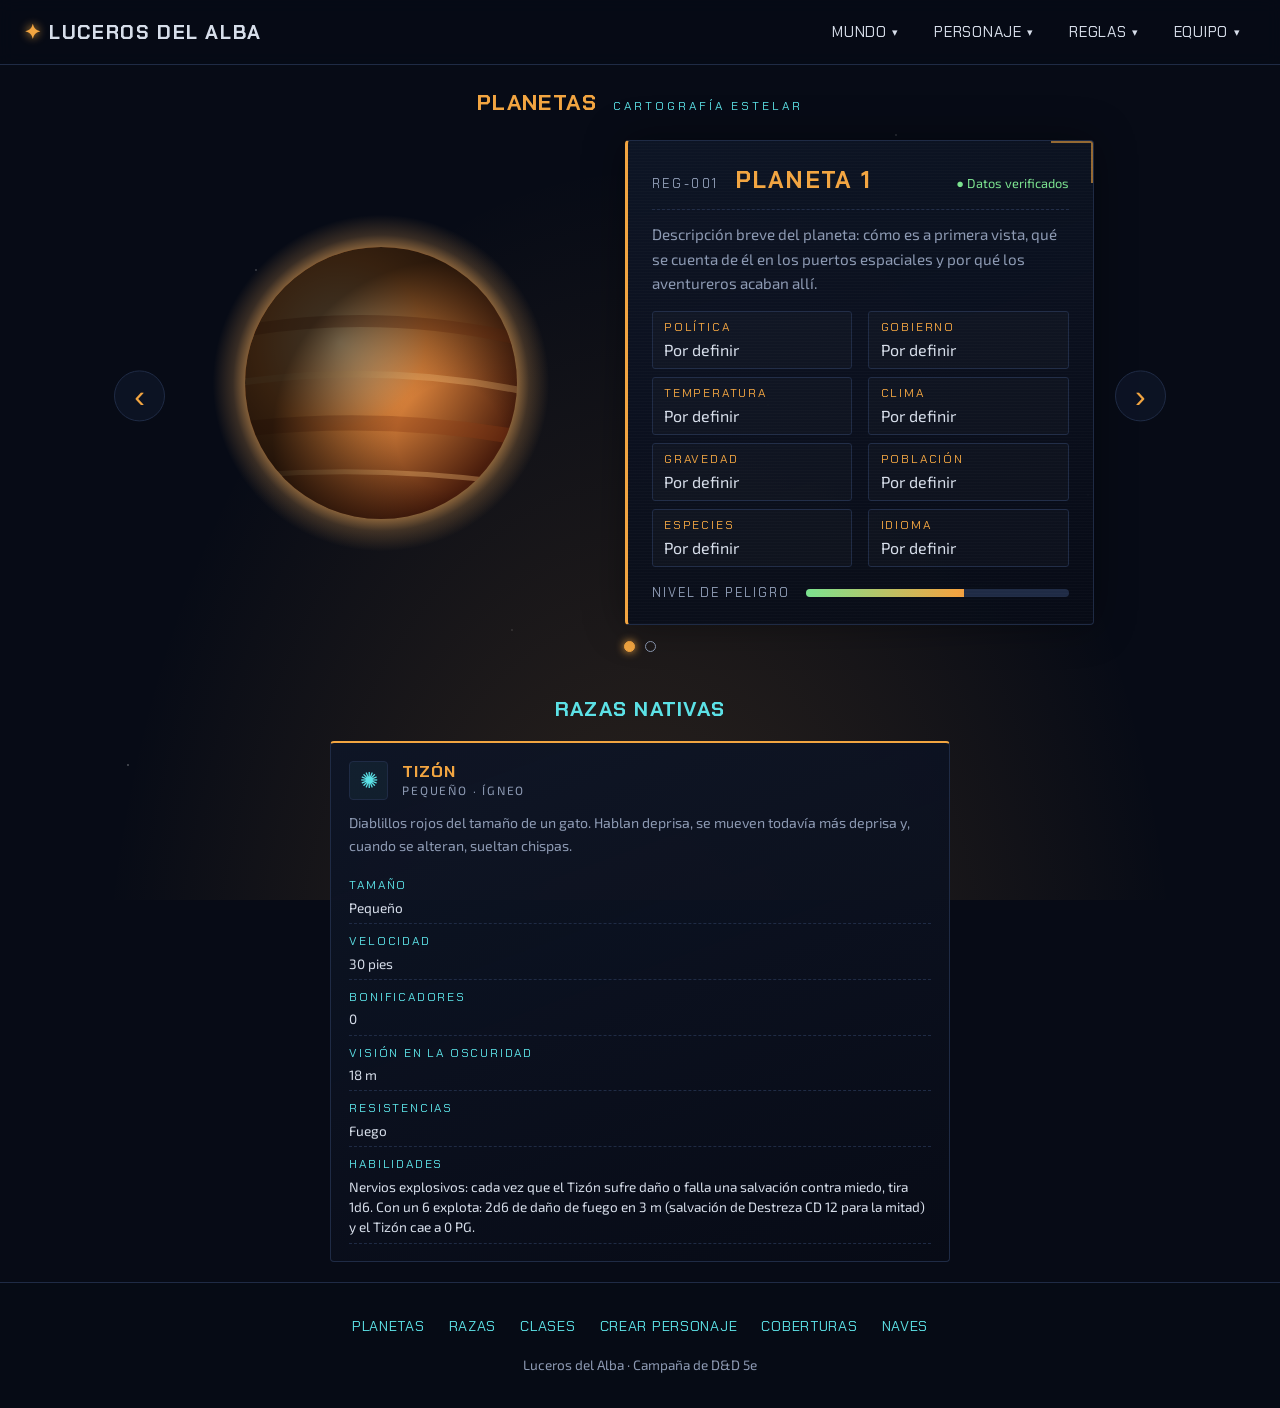
<file: mundo/planetas.html>
<!DOCTYPE html>
<html lang="es">
<head>
  <meta charset="UTF-8">
  <meta name="viewport" content="width=device-width, initial-scale=1">
  <title>Planetas · Luceros del Alba</title>
  <link rel="preconnect" href="https://fonts.googleapis.com">
  <link rel="preconnect" href="https://fonts.gstatic.com" crossorigin>
  <link href="https://fonts.googleapis.com/css2?family=Chakra+Petch:wght@500;700&family=Exo+2:wght@400;600&display=swap" rel="stylesheet">
  <link rel="stylesheet" href="../css/estilo.css?v=9">
</head>
<body>
  <div id="cabecera"></div>

  <main class="contenido contenido--ajustado">
    <header class="titulo-pagina titulo-pagina--compacto">
      <h1>Planetas</h1>
      <span class="portada__etiqueta">Cartografía estelar</span>
    </header>

    <!-- Carrusel: cada <article class="planeta"> es una diapositiva.
         Para añadir un planeta, copia un <article> completo dentro de .carrusel__pista -->
    <section class="carrusel" aria-label="Planetas">
      <button class="flecha flecha--izq" aria-label="Planeta anterior">‹</button>
      <div class="carrusel__pista">

    <!-- ============ PLANETA 1 ============ -->
    <!-- Para cambiar la imagen: sustituye img/planeta-1.svg o cambia el src -->
    <article class="planeta" id="planeta-1">
      <div class="planeta__imagen">
        <img src="../img/planeta-1.svg" alt="Planeta 1">
      </div>

      <div class="ficha ficha--ambar">
        <div class="ficha__cabecera">
          <span class="ficha__codigo">REG-001</span>
          <h2>Planeta 1</h2>
          <span class="ficha__estado">● Datos verificados</span>
        </div>

        <p class="ficha__descripcion">
          Descripción breve del planeta: cómo es a primera vista, qué se cuenta de él
          en los puertos espaciales y por qué los aventureros acaban allí.
        </p>

        <dl class="ficha__datos">
          <div><dt>Política</dt><dd>Por definir</dd></div>
          <div><dt>Gobierno</dt><dd>Por definir</dd></div>
          <div><dt>Temperatura</dt><dd>Por definir</dd></div>
          <div><dt>Clima</dt><dd>Por definir</dd></div>
          <div><dt>Gravedad</dt><dd>Por definir</dd></div>
          <div><dt>Población</dt><dd>Por definir</dd></div>
          <div><dt>Especies</dt><dd>Por definir</dd></div>
          <div><dt>Idioma</dt><dd>Por definir</dd></div>
        </dl>

        <div class="ficha__peligro">
          <span>Nivel de peligro</span>
          <div class="barra"><div class="barra__relleno" style="width: 60%"></div></div>
        </div>
      </div>
    </article>

    <!-- ============ PLANETA 2 ============ -->
    <article class="planeta" id="planeta-2">
      <div class="planeta__imagen">
        <img src="../img/planeta-2.svg" alt="Planeta 2">
      </div>

      <div class="ficha ficha--cian">
        <div class="ficha__cabecera">
          <span class="ficha__codigo">REG-002</span>
          <h2>Planeta 2</h2>
          <span class="ficha__estado">● Datos verificados</span>
        </div>

        <p class="ficha__descripcion">
          Descripción breve del planeta: cómo es a primera vista, qué se cuenta de él
          en los puertos espaciales y por qué los aventureros acaban allí.
        </p>

        <dl class="ficha__datos">
          <div><dt>Política</dt><dd>Por definir</dd></div>
          <div><dt>Gobierno</dt><dd>Por definir</dd></div>
          <div><dt>Temperatura</dt><dd>Por definir</dd></div>
          <div><dt>Clima</dt><dd>Por definir</dd></div>
          <div><dt>Gravedad</dt><dd>Por definir</dd></div>
          <div><dt>Población</dt><dd>Por definir</dd></div>
          <div><dt>Especies</dt><dd>Por definir</dd></div>
          <div><dt>Idioma</dt><dd>Por definir</dd></div>
        </dl>

        <div class="ficha__peligro">
          <span>Nivel de peligro</span>
          <div class="barra"><div class="barra__relleno" style="width: 35%"></div></div>
        </div>
      </div>
    </article>

      </div>
      <button class="flecha flecha--der" aria-label="Planeta siguiente">›</button>
      <div class="carrusel__puntos"></div>
    </section>

    <!-- Razas nativas: un bloque por planeta, enlazado con data-para.
         js/personaje.js rellena cada bloque con las razas cuyo "origen" coincide. -->
    <section class="razas-planeta" aria-label="Razas nativas del planeta">
      <div class="razas-planeta__bloque" data-para="planeta-1" data-razas-origen="planeta-1" hidden></div>
      <div class="razas-planeta__bloque" data-para="planeta-2" data-razas-origen="planeta-2" hidden></div>
    </section>
  </main>

  <div id="pie"></div>

  <script src="../js/menu.js?v=3"></script>
  <script src="../js/carrusel.js?v=3"></script>
  <script src="../js/datos-personaje.js?v=6"></script>
  <script src="../js/personaje.js?v=3"></script>
</body>
</html>
</file>
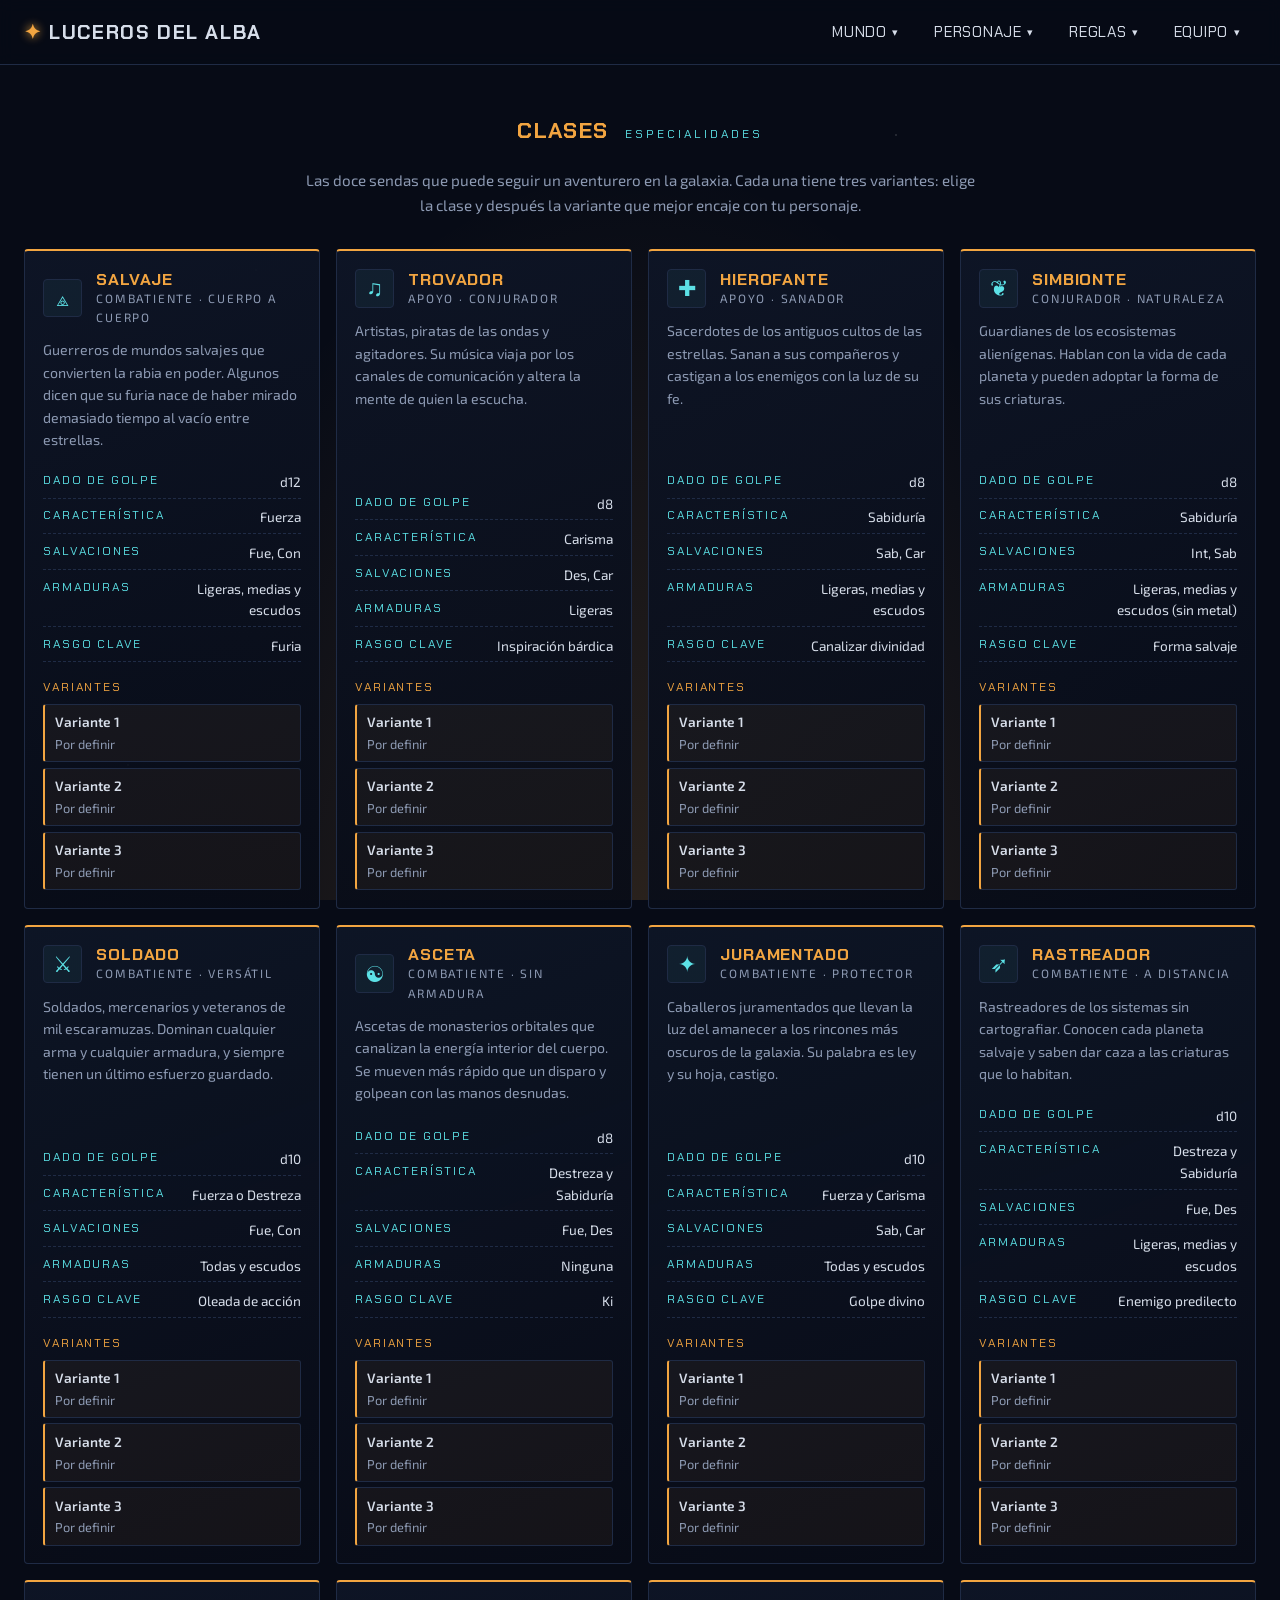
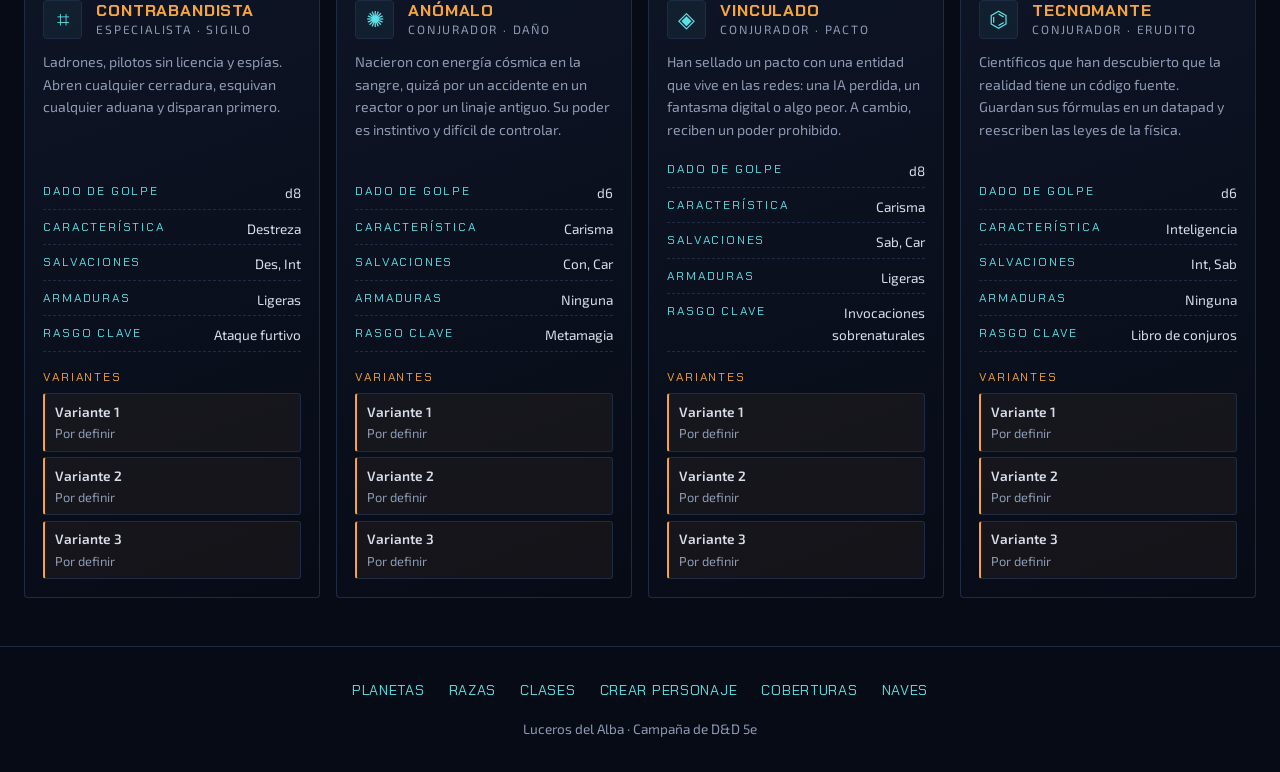
<file: personaje/clases.html>
<!DOCTYPE html>
<html lang="es">
<head>
  <meta charset="UTF-8">
  <meta name="viewport" content="width=device-width, initial-scale=1">
  <title>Clases · Luceros del Alba</title>
  <link rel="preconnect" href="https://fonts.googleapis.com">
  <link rel="preconnect" href="https://fonts.gstatic.com" crossorigin>
  <link href="https://fonts.googleapis.com/css2?family=Chakra+Petch:wght@500;700&family=Exo+2:wght@400;600&display=swap" rel="stylesheet">
  <link rel="stylesheet" href="../css/estilo.css?v=9">
</head>
<body>
  <div id="cabecera"></div>

  <main class="contenido contenido--ancho">
    <header class="titulo-pagina titulo-pagina--compacto">
      <h1>Clases</h1>
      <span class="portada__etiqueta">Especialidades</span>
    </header>

    <p class="intro-equipo">Las doce sendas que puede seguir un aventurero en la galaxia. Cada una tiene tres variantes: elige la clase y después la variante que mejor encaje con tu personaje.</p>

    <!-- Para añadir una clase, copia un <article class="objeto"> completo -->
    <section class="rejilla-objetos">
      <article class="objeto">
        <div class="objeto__cabecera">
          <span class="objeto__icono">⟁</span>
          <div>
            <h2>Salvaje</h2>
            <p class="objeto__tipo">Combatiente · Cuerpo a cuerpo</p>
          </div>
        </div>
        <p class="objeto__desc">Guerreros de mundos salvajes que convierten la rabia en poder. Algunos dicen que su furia nace de haber mirado demasiado tiempo al vacío entre estrellas.</p>
        <dl class="objeto__datos">
          <div><dt>Dado de golpe</dt><dd>d12</dd></div>
          <div><dt>Característica</dt><dd>Fuerza</dd></div>
          <div><dt>Salvaciones</dt><dd>Fue, Con</dd></div>
          <div><dt>Armaduras</dt><dd>Ligeras, medias y escudos</dd></div>
          <div><dt>Rasgo clave</dt><dd>Furia</dd></div>
        </dl>
        <div class="variantes">
          <p class="variantes__titulo">Variantes</p>
          <ul>
            <li><strong>Variante 1</strong><span>Por definir</span></li>
            <li><strong>Variante 2</strong><span>Por definir</span></li>
            <li><strong>Variante 3</strong><span>Por definir</span></li>
          </ul>
        </div>
      </article>
      <article class="objeto">
        <div class="objeto__cabecera">
          <span class="objeto__icono">♫</span>
          <div>
            <h2>Trovador</h2>
            <p class="objeto__tipo">Apoyo · Conjurador</p>
          </div>
        </div>
        <p class="objeto__desc">Artistas, piratas de las ondas y agitadores. Su música viaja por los canales de comunicación y altera la mente de quien la escucha.</p>
        <dl class="objeto__datos">
          <div><dt>Dado de golpe</dt><dd>d8</dd></div>
          <div><dt>Característica</dt><dd>Carisma</dd></div>
          <div><dt>Salvaciones</dt><dd>Des, Car</dd></div>
          <div><dt>Armaduras</dt><dd>Ligeras</dd></div>
          <div><dt>Rasgo clave</dt><dd>Inspiración bárdica</dd></div>
        </dl>
        <div class="variantes">
          <p class="variantes__titulo">Variantes</p>
          <ul>
            <li><strong>Variante 1</strong><span>Por definir</span></li>
            <li><strong>Variante 2</strong><span>Por definir</span></li>
            <li><strong>Variante 3</strong><span>Por definir</span></li>
          </ul>
        </div>
      </article>
      <article class="objeto">
        <div class="objeto__cabecera">
          <span class="objeto__icono">✚</span>
          <div>
            <h2>Hierofante</h2>
            <p class="objeto__tipo">Apoyo · Sanador</p>
          </div>
        </div>
        <p class="objeto__desc">Sacerdotes de los antiguos cultos de las estrellas. Sanan a sus compañeros y castigan a los enemigos con la luz de su fe.</p>
        <dl class="objeto__datos">
          <div><dt>Dado de golpe</dt><dd>d8</dd></div>
          <div><dt>Característica</dt><dd>Sabiduría</dd></div>
          <div><dt>Salvaciones</dt><dd>Sab, Car</dd></div>
          <div><dt>Armaduras</dt><dd>Ligeras, medias y escudos</dd></div>
          <div><dt>Rasgo clave</dt><dd>Canalizar divinidad</dd></div>
        </dl>
        <div class="variantes">
          <p class="variantes__titulo">Variantes</p>
          <ul>
            <li><strong>Variante 1</strong><span>Por definir</span></li>
            <li><strong>Variante 2</strong><span>Por definir</span></li>
            <li><strong>Variante 3</strong><span>Por definir</span></li>
          </ul>
        </div>
      </article>
      <article class="objeto">
        <div class="objeto__cabecera">
          <span class="objeto__icono">❦</span>
          <div>
            <h2>Simbionte</h2>
            <p class="objeto__tipo">Conjurador · Naturaleza</p>
          </div>
        </div>
        <p class="objeto__desc">Guardianes de los ecosistemas alienígenas. Hablan con la vida de cada planeta y pueden adoptar la forma de sus criaturas.</p>
        <dl class="objeto__datos">
          <div><dt>Dado de golpe</dt><dd>d8</dd></div>
          <div><dt>Característica</dt><dd>Sabiduría</dd></div>
          <div><dt>Salvaciones</dt><dd>Int, Sab</dd></div>
          <div><dt>Armaduras</dt><dd>Ligeras, medias y escudos (sin metal)</dd></div>
          <div><dt>Rasgo clave</dt><dd>Forma salvaje</dd></div>
        </dl>
        <div class="variantes">
          <p class="variantes__titulo">Variantes</p>
          <ul>
            <li><strong>Variante 1</strong><span>Por definir</span></li>
            <li><strong>Variante 2</strong><span>Por definir</span></li>
            <li><strong>Variante 3</strong><span>Por definir</span></li>
          </ul>
        </div>
      </article>
      <article class="objeto">
        <div class="objeto__cabecera">
          <span class="objeto__icono">⚔</span>
          <div>
            <h2>Soldado</h2>
            <p class="objeto__tipo">Combatiente · Versátil</p>
          </div>
        </div>
        <p class="objeto__desc">Soldados, mercenarios y veteranos de mil escaramuzas. Dominan cualquier arma y cualquier armadura, y siempre tienen un último esfuerzo guardado.</p>
        <dl class="objeto__datos">
          <div><dt>Dado de golpe</dt><dd>d10</dd></div>
          <div><dt>Característica</dt><dd>Fuerza o Destreza</dd></div>
          <div><dt>Salvaciones</dt><dd>Fue, Con</dd></div>
          <div><dt>Armaduras</dt><dd>Todas y escudos</dd></div>
          <div><dt>Rasgo clave</dt><dd>Oleada de acción</dd></div>
        </dl>
        <div class="variantes">
          <p class="variantes__titulo">Variantes</p>
          <ul>
            <li><strong>Variante 1</strong><span>Por definir</span></li>
            <li><strong>Variante 2</strong><span>Por definir</span></li>
            <li><strong>Variante 3</strong><span>Por definir</span></li>
          </ul>
        </div>
      </article>
      <article class="objeto">
        <div class="objeto__cabecera">
          <span class="objeto__icono">☯</span>
          <div>
            <h2>Asceta</h2>
            <p class="objeto__tipo">Combatiente · Sin armadura</p>
          </div>
        </div>
        <p class="objeto__desc">Ascetas de monasterios orbitales que canalizan la energía interior del cuerpo. Se mueven más rápido que un disparo y golpean con las manos desnudas.</p>
        <dl class="objeto__datos">
          <div><dt>Dado de golpe</dt><dd>d8</dd></div>
          <div><dt>Característica</dt><dd>Destreza y Sabiduría</dd></div>
          <div><dt>Salvaciones</dt><dd>Fue, Des</dd></div>
          <div><dt>Armaduras</dt><dd>Ninguna</dd></div>
          <div><dt>Rasgo clave</dt><dd>Ki</dd></div>
        </dl>
        <div class="variantes">
          <p class="variantes__titulo">Variantes</p>
          <ul>
            <li><strong>Variante 1</strong><span>Por definir</span></li>
            <li><strong>Variante 2</strong><span>Por definir</span></li>
            <li><strong>Variante 3</strong><span>Por definir</span></li>
          </ul>
        </div>
      </article>
      <article class="objeto">
        <div class="objeto__cabecera">
          <span class="objeto__icono">✦</span>
          <div>
            <h2>Juramentado</h2>
            <p class="objeto__tipo">Combatiente · Protector</p>
          </div>
        </div>
        <p class="objeto__desc">Caballeros juramentados que llevan la luz del amanecer a los rincones más oscuros de la galaxia. Su palabra es ley y su hoja, castigo.</p>
        <dl class="objeto__datos">
          <div><dt>Dado de golpe</dt><dd>d10</dd></div>
          <div><dt>Característica</dt><dd>Fuerza y Carisma</dd></div>
          <div><dt>Salvaciones</dt><dd>Sab, Car</dd></div>
          <div><dt>Armaduras</dt><dd>Todas y escudos</dd></div>
          <div><dt>Rasgo clave</dt><dd>Golpe divino</dd></div>
        </dl>
        <div class="variantes">
          <p class="variantes__titulo">Variantes</p>
          <ul>
            <li><strong>Variante 1</strong><span>Por definir</span></li>
            <li><strong>Variante 2</strong><span>Por definir</span></li>
            <li><strong>Variante 3</strong><span>Por definir</span></li>
          </ul>
        </div>
      </article>
      <article class="objeto">
        <div class="objeto__cabecera">
          <span class="objeto__icono">➶</span>
          <div>
            <h2>Rastreador</h2>
            <p class="objeto__tipo">Combatiente · A distancia</p>
          </div>
        </div>
        <p class="objeto__desc">Rastreadores de los sistemas sin cartografiar. Conocen cada planeta salvaje y saben dar caza a las criaturas que lo habitan.</p>
        <dl class="objeto__datos">
          <div><dt>Dado de golpe</dt><dd>d10</dd></div>
          <div><dt>Característica</dt><dd>Destreza y Sabiduría</dd></div>
          <div><dt>Salvaciones</dt><dd>Fue, Des</dd></div>
          <div><dt>Armaduras</dt><dd>Ligeras, medias y escudos</dd></div>
          <div><dt>Rasgo clave</dt><dd>Enemigo predilecto</dd></div>
        </dl>
        <div class="variantes">
          <p class="variantes__titulo">Variantes</p>
          <ul>
            <li><strong>Variante 1</strong><span>Por definir</span></li>
            <li><strong>Variante 2</strong><span>Por definir</span></li>
            <li><strong>Variante 3</strong><span>Por definir</span></li>
          </ul>
        </div>
      </article>
      <article class="objeto">
        <div class="objeto__cabecera">
          <span class="objeto__icono">⌗</span>
          <div>
            <h2>Contrabandista</h2>
            <p class="objeto__tipo">Especialista · Sigilo</p>
          </div>
        </div>
        <p class="objeto__desc">Ladrones, pilotos sin licencia y espías. Abren cualquier cerradura, esquivan cualquier aduana y disparan primero.</p>
        <dl class="objeto__datos">
          <div><dt>Dado de golpe</dt><dd>d8</dd></div>
          <div><dt>Característica</dt><dd>Destreza</dd></div>
          <div><dt>Salvaciones</dt><dd>Des, Int</dd></div>
          <div><dt>Armaduras</dt><dd>Ligeras</dd></div>
          <div><dt>Rasgo clave</dt><dd>Ataque furtivo</dd></div>
        </dl>
        <div class="variantes">
          <p class="variantes__titulo">Variantes</p>
          <ul>
            <li><strong>Variante 1</strong><span>Por definir</span></li>
            <li><strong>Variante 2</strong><span>Por definir</span></li>
            <li><strong>Variante 3</strong><span>Por definir</span></li>
          </ul>
        </div>
      </article>
      <article class="objeto">
        <div class="objeto__cabecera">
          <span class="objeto__icono">✺</span>
          <div>
            <h2>Anómalo</h2>
            <p class="objeto__tipo">Conjurador · Daño</p>
          </div>
        </div>
        <p class="objeto__desc">Nacieron con energía cósmica en la sangre, quizá por un accidente en un reactor o por un linaje antiguo. Su poder es instintivo y difícil de controlar.</p>
        <dl class="objeto__datos">
          <div><dt>Dado de golpe</dt><dd>d6</dd></div>
          <div><dt>Característica</dt><dd>Carisma</dd></div>
          <div><dt>Salvaciones</dt><dd>Con, Car</dd></div>
          <div><dt>Armaduras</dt><dd>Ninguna</dd></div>
          <div><dt>Rasgo clave</dt><dd>Metamagia</dd></div>
        </dl>
        <div class="variantes">
          <p class="variantes__titulo">Variantes</p>
          <ul>
            <li><strong>Variante 1</strong><span>Por definir</span></li>
            <li><strong>Variante 2</strong><span>Por definir</span></li>
            <li><strong>Variante 3</strong><span>Por definir</span></li>
          </ul>
        </div>
      </article>
      <article class="objeto">
        <div class="objeto__cabecera">
          <span class="objeto__icono">◈</span>
          <div>
            <h2>Vinculado</h2>
            <p class="objeto__tipo">Conjurador · Pacto</p>
          </div>
        </div>
        <p class="objeto__desc">Han sellado un pacto con una entidad que vive en las redes: una IA perdida, un fantasma digital o algo peor. A cambio, reciben un poder prohibido.</p>
        <dl class="objeto__datos">
          <div><dt>Dado de golpe</dt><dd>d8</dd></div>
          <div><dt>Característica</dt><dd>Carisma</dd></div>
          <div><dt>Salvaciones</dt><dd>Sab, Car</dd></div>
          <div><dt>Armaduras</dt><dd>Ligeras</dd></div>
          <div><dt>Rasgo clave</dt><dd>Invocaciones sobrenaturales</dd></div>
        </dl>
        <div class="variantes">
          <p class="variantes__titulo">Variantes</p>
          <ul>
            <li><strong>Variante 1</strong><span>Por definir</span></li>
            <li><strong>Variante 2</strong><span>Por definir</span></li>
            <li><strong>Variante 3</strong><span>Por definir</span></li>
          </ul>
        </div>
      </article>
      <article class="objeto">
        <div class="objeto__cabecera">
          <span class="objeto__icono">⌬</span>
          <div>
            <h2>Tecnomante</h2>
            <p class="objeto__tipo">Conjurador · Erudito</p>
          </div>
        </div>
        <p class="objeto__desc">Científicos que han descubierto que la realidad tiene un código fuente. Guardan sus fórmulas en un datapad y reescriben las leyes de la física.</p>
        <dl class="objeto__datos">
          <div><dt>Dado de golpe</dt><dd>d6</dd></div>
          <div><dt>Característica</dt><dd>Inteligencia</dd></div>
          <div><dt>Salvaciones</dt><dd>Int, Sab</dd></div>
          <div><dt>Armaduras</dt><dd>Ninguna</dd></div>
          <div><dt>Rasgo clave</dt><dd>Libro de conjuros</dd></div>
        </dl>
        <div class="variantes">
          <p class="variantes__titulo">Variantes</p>
          <ul>
            <li><strong>Variante 1</strong><span>Por definir</span></li>
            <li><strong>Variante 2</strong><span>Por definir</span></li>
            <li><strong>Variante 3</strong><span>Por definir</span></li>
          </ul>
        </div>
      </article>
    </section>
  </main>

  <div id="pie"></div>

  <script src="../js/menu.js"></script>
</body>
</html>
</file>
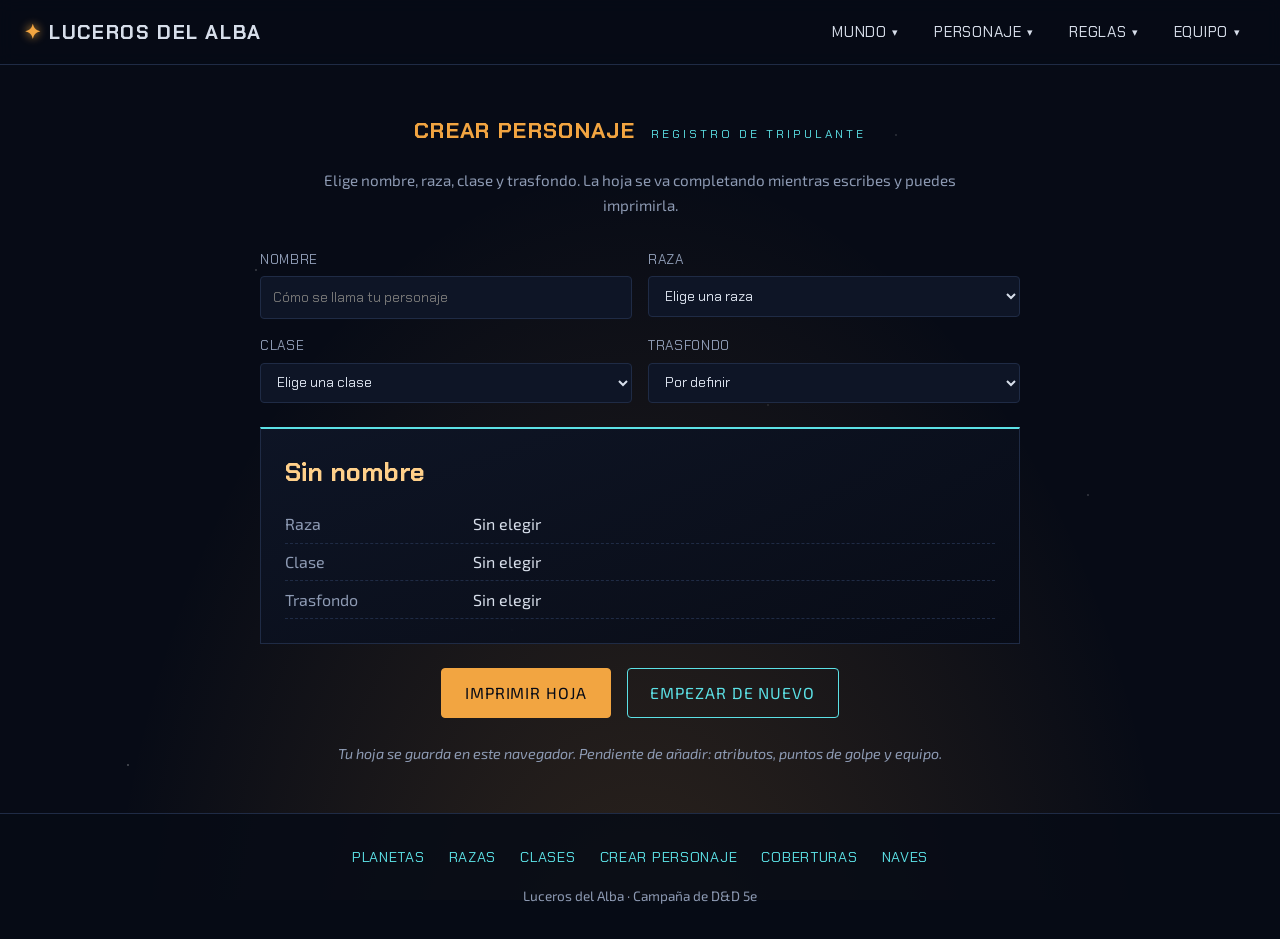
<file: personaje/creacion.html>
<!DOCTYPE html>
<html lang="es">
<head>
  <meta charset="UTF-8">
  <meta name="viewport" content="width=device-width, initial-scale=1">
  <title>Crear personaje · Luceros del Alba</title>
  <link rel="preconnect" href="https://fonts.googleapis.com">
  <link rel="preconnect" href="https://fonts.gstatic.com" crossorigin>
  <link href="https://fonts.googleapis.com/css2?family=Chakra+Petch:wght@500;700&family=Exo+2:wght@400;600&display=swap" rel="stylesheet">
  <link rel="stylesheet" href="../css/estilo.css?v=9">
</head>
<body>
  <div id="cabecera"></div>

  <main class="contenido contenido--ancho">
    <header class="titulo-pagina titulo-pagina--compacto">
      <h1>Crear personaje</h1>
      <span class="portada__etiqueta">Registro de tripulante</span>
    </header>

    <p class="intro-equipo">Elige nombre, raza, clase y trasfondo. La hoja se va completando mientras escribes y puedes imprimirla.</p>

    <!-- El creador lo construye js/personaje.js a partir de DATOS -->
    <section class="creador" id="creador"></section>
  </main>

  <div id="pie"></div>

  <script src="../js/menu.js"></script>
  <script src="../js/datos-personaje.js?v=9"></script>
  <script src="../js/personaje.js?v=3"></script>
</body>
</html>
</file>
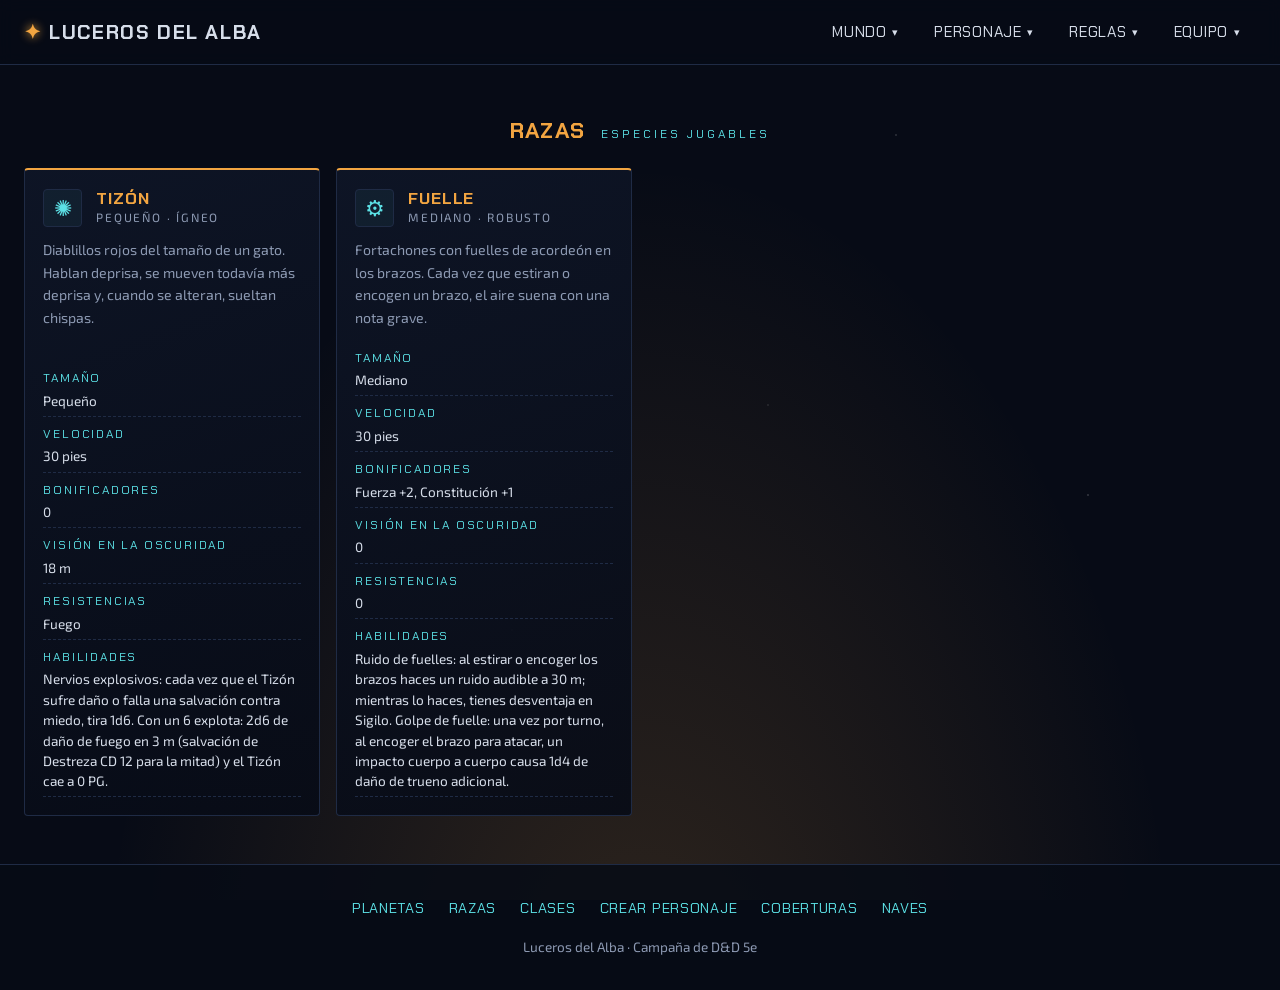
<file: personaje/razas.html>
<!DOCTYPE html>
<html lang="es">
<head>
  <meta charset="UTF-8">
  <meta name="viewport" content="width=device-width, initial-scale=1">
  <title>Razas · Luceros del Alba</title>
  <link rel="preconnect" href="https://fonts.googleapis.com">
  <link rel="preconnect" href="https://fonts.gstatic.com" crossorigin>
  <link href="https://fonts.googleapis.com/css2?family=Chakra+Petch:wght@500;700&family=Exo+2:wght@400;600&display=swap" rel="stylesheet">
  <link rel="stylesheet" href="../css/estilo.css?v=9">
</head>
<body>
  <div id="cabecera"></div>

  <main class="contenido contenido--ancho">
    <header class="titulo-pagina titulo-pagina--compacto">
      <h1>Razas</h1>
      <span class="portada__etiqueta">Especies jugables</span>
    </header>

    <!-- Las tarjetas las genera js/personaje.js a partir de DATOS.razas -->
    <section class="rejilla-objetos" id="razas-lista"></section>
  </main>

  <div id="pie"></div>

  <script src="../js/menu.js"></script>
  <script src="../js/datos-personaje.js?v=9"></script>
  <script src="../js/personaje.js?v=3"></script>
</body>
</html>
</file>
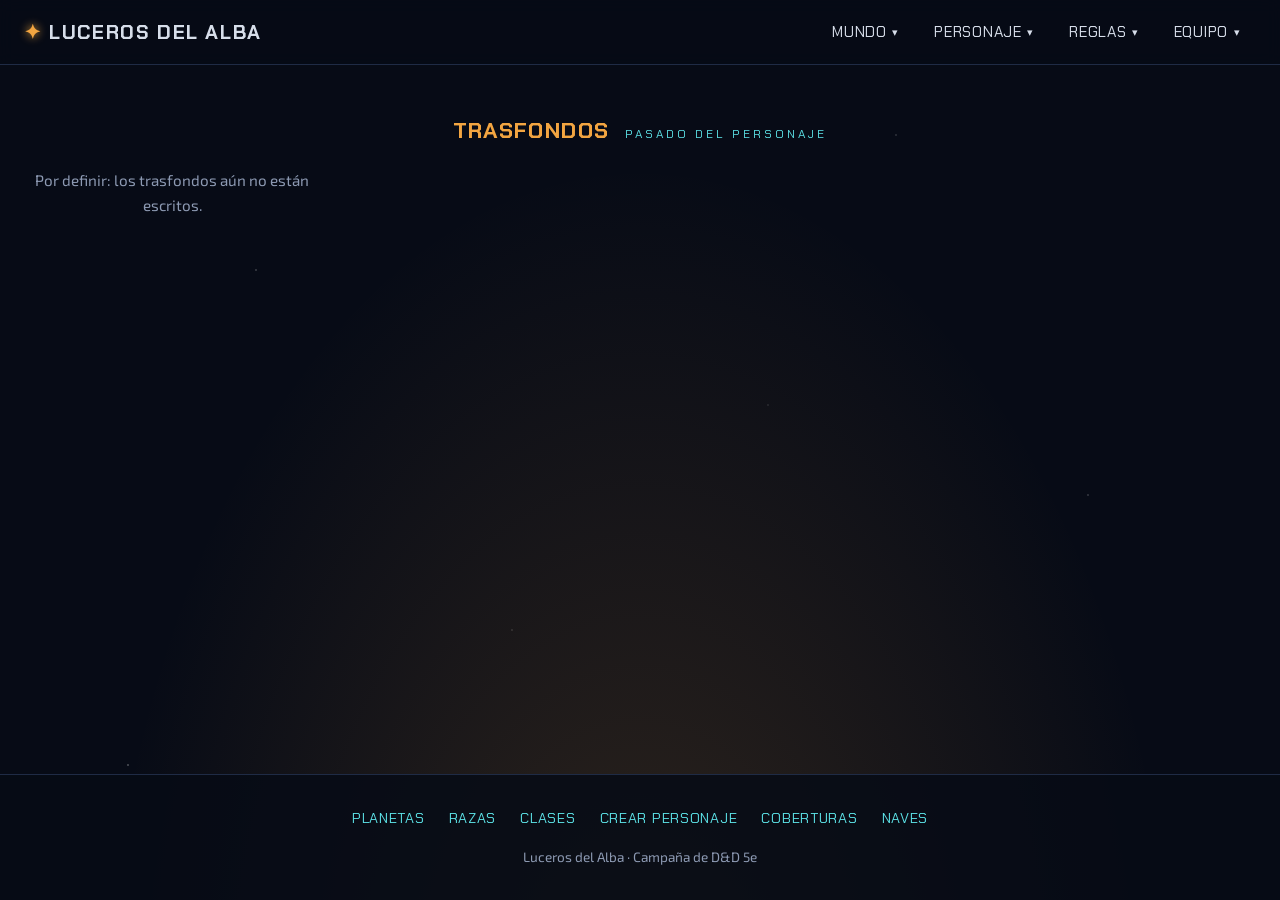
<file: personaje/trasfondos.html>
<!DOCTYPE html>
<html lang="es">
<head>
  <meta charset="UTF-8">
  <meta name="viewport" content="width=device-width, initial-scale=1">
  <title>Trasfondos · Luceros del Alba</title>
  <link rel="preconnect" href="https://fonts.googleapis.com">
  <link rel="preconnect" href="https://fonts.gstatic.com" crossorigin>
  <link href="https://fonts.googleapis.com/css2?family=Chakra+Petch:wght@500;700&family=Exo+2:wght@400;600&display=swap" rel="stylesheet">
  <link rel="stylesheet" href="../css/estilo.css?v=9">
</head>
<body>
  <div id="cabecera"></div>

  <main class="contenido contenido--ancho">
    <header class="titulo-pagina titulo-pagina--compacto">
      <h1>Trasfondos</h1>
      <span class="portada__etiqueta">Pasado del personaje</span>
    </header>

    <!-- Las tarjetas las genera js/personaje.js a partir de DATOS.trasfondos -->
    <section class="rejilla-objetos" id="trasfondos-lista"></section>
  </main>

  <div id="pie"></div>

  <script src="../js/menu.js"></script>
  <script src="../js/datos-personaje.js?v=9"></script>
  <script src="../js/personaje.js?v=3"></script>
</body>
</html>
</file>
<file: css/estilo.css>
/* =========================================================
   Luceros del Alba — Estilo común de la wiki
   Paleta: noche espacial con luz de amanecer (ámbar) y
   detalles holográficos (cian).
   ========================================================= */

:root {
  --fondo: #070b16;
  --fondo-panel: #0e1526;
  --borde: #1f2b45;
  --texto: #d7deea;
  --texto-suave: #8d9ab3;
  --ambar: #f2a541;
  --ambar-claro: #ffd08a;
  --cian: #5ce1e6;
  --fuente-titulos: "Chakra Petch", sans-serif;
  --fuente-texto: "Exo 2", sans-serif;
  --ancho-max: 1100px;
}

* { box-sizing: border-box; margin: 0; padding: 0; }

body {
  min-height: 100vh;
  display: flex;
  flex-direction: column;
  font-family: var(--fuente-texto);
  color: var(--texto);
  line-height: 1.6;
  background:
    radial-gradient(ellipse at 50% 120%, rgba(242, 165, 65, 0.18), transparent 60%),
    radial-gradient(1px 1px at 20% 30%, #fff8, transparent),
    radial-gradient(1px 1px at 70% 15%, #fff6, transparent),
    radial-gradient(1px 1px at 40% 70%, #fff5, transparent),
    radial-gradient(1px 1px at 85% 55%, #fff7, transparent),
    radial-gradient(1.5px 1.5px at 10% 85%, #fff6, transparent),
    radial-gradient(1px 1px at 60% 45%, #fff4, transparent),
    var(--fondo);
  background-attachment: fixed;
}

a { color: var(--cian); text-decoration: none; }
a:hover { color: var(--ambar-claro); }

/* ---------- Cabecera ---------- */
.cabecera {
  position: sticky;
  top: 0;
  z-index: 10;
  display: flex;
  align-items: center;
  justify-content: space-between;
  gap: 1rem;
  padding: 0.8rem 1.5rem;
  background: rgba(7, 11, 22, 0.85);
  backdrop-filter: blur(8px);
  border-bottom: 1px solid var(--borde);
}

.logo {
  font-family: var(--fuente-titulos);
  font-weight: 700;
  font-size: 1.25rem;
  letter-spacing: 0.08em;
  text-transform: uppercase;
  color: var(--texto);
}
.logo__estrella { color: var(--ambar); text-shadow: 0 0 10px var(--ambar); }

.menu { display: flex; gap: 0.25rem; list-style: none; }
.menu__item { position: relative; }

.menu__boton {
  display: flex;
  align-items: center;
  gap: 0.35rem;
  padding: 0.5rem 0.9rem;
  background: none;
  border: 1px solid transparent;
  border-radius: 4px;
  color: var(--texto);
  font-family: var(--fuente-titulos);
  font-size: 0.95rem;
  letter-spacing: 0.05em;
  text-transform: uppercase;
  cursor: pointer;
}
.menu__boton:hover,
.menu__item.abierto .menu__boton { border-color: var(--borde); color: var(--ambar); }
.menu__flecha { font-size: 0.7rem; transition: transform 0.2s; }
.menu__item.abierto .menu__flecha { transform: rotate(180deg); }

.desplegable {
  display: none;
  position: absolute;
  top: calc(100% + 0.4rem);
  left: 0;
  min-width: 190px;
  list-style: none;
  padding: 0.4rem;
  background: var(--fondo-panel);
  border: 1px solid var(--borde);
  border-top: 2px solid var(--ambar);
  border-radius: 4px;
  box-shadow: 0 10px 30px rgba(0, 0, 0, 0.5);
}
/* Puente invisible para que el ratón no "caiga" en el hueco */
.desplegable::before {
  content: "";
  position: absolute;
  top: -0.6rem;
  left: 0;
  right: 0;
  height: 0.6rem;
}
.desplegable a {
  display: block;
  padding: 0.5rem 0.75rem;
  border-radius: 3px;
  color: var(--texto);
}
.desplegable a:hover { background: rgba(92, 225, 230, 0.08); color: var(--cian); }

.menu__item.abierto .desplegable { display: block; }

/* En escritorio también se abren al pasar el ratón */
@media (hover: hover) and (min-width: 769px) {
  .menu__item:hover .desplegable { display: block; }
}

.hamburguesa {
  display: none;
  background: none;
  border: 1px solid var(--borde);
  border-radius: 4px;
  padding: 0.3rem 0.7rem;
  color: var(--texto);
  font-size: 1.3rem;
  cursor: pointer;
}

/* ---------- Contenido ---------- */
.contenido {
  flex: 1;
  width: 100%;
  max-width: var(--ancho-max);
  margin: 0 auto;
  padding: 3rem 1.5rem;
}

.portada { text-align: center; max-width: 720px; margin: 2rem auto 4rem; }
.portada__etiqueta {
  font-family: var(--fuente-titulos);
  font-size: 0.85rem;
  letter-spacing: 0.25em;
  text-transform: uppercase;
  color: var(--cian);
}
.portada__titulo {
  margin: 0.5rem 0 1.25rem;
  font-family: var(--fuente-titulos);
  font-size: clamp(2.4rem, 7vw, 4.2rem);
  line-height: 1.1;
  letter-spacing: 0.04em;
  text-transform: uppercase;
  background: linear-gradient(180deg, var(--ambar-claro), var(--ambar));
  -webkit-background-clip: text;
  background-clip: text;
  color: transparent;
  filter: drop-shadow(0 0 18px rgba(242, 165, 65, 0.35));
}
.portada__texto { color: var(--texto-suave); font-size: 1.1rem; }
.portada__botones {
  display: flex;
  flex-wrap: wrap;
  justify-content: center;
  gap: 0.8rem;
  margin-top: 2rem;
}

.boton {
  padding: 0.7rem 1.4rem;
  border: 1px solid var(--cian);
  border-radius: 4px;
  font-family: var(--fuente-titulos);
  letter-spacing: 0.06em;
  text-transform: uppercase;
  color: var(--cian);
}
.boton:hover { background: rgba(92, 225, 230, 0.1); color: var(--cian); }
.boton--primario { background: var(--ambar); border-color: var(--ambar); color: var(--fondo); }
.boton--primario:hover { background: var(--ambar-claro); color: var(--fondo); }

.tarjetas {
  display: grid;
  grid-template-columns: repeat(auto-fit, minmax(220px, 1fr));
  gap: 1.2rem;
}
.tarjeta {
  display: block;
  padding: 1.5rem;
  background: var(--fondo-panel);
  border: 1px solid var(--borde);
  border-radius: 6px;
  color: var(--texto);
  transition: border-color 0.2s, transform 0.2s;
}
.tarjeta:hover { border-color: var(--ambar); transform: translateY(-3px); color: var(--texto); }
.tarjeta__icono { font-size: 1.5rem; color: var(--ambar); }
.tarjeta h2 {
  margin: 0.5rem 0;
  font-family: var(--fuente-titulos);
  font-size: 1.2rem;
  letter-spacing: 0.05em;
  text-transform: uppercase;
}
.tarjeta p { color: var(--texto-suave); font-size: 0.95rem; }

/* ---------- Título de página interior ---------- */
.titulo-pagina { text-align: center; margin-bottom: 3rem; }
.titulo-pagina h1 {
  margin: 0.3rem 0 0.5rem;
  font-family: var(--fuente-titulos);
  font-size: clamp(2rem, 5vw, 3rem);
  letter-spacing: 0.06em;
  text-transform: uppercase;
  color: var(--ambar);
}
.titulo-pagina p:last-child { color: var(--texto-suave); }

/* Variante compacta: una sola línea, para páginas que deben verse enteras */
.titulo-pagina--compacto {
  display: flex;
  align-items: baseline;
  justify-content: center;
  gap: 1rem;
  margin-bottom: 1.25rem;
}
.titulo-pagina--compacto h1 { margin: 0; font-size: 1.4rem; }
.titulo-pagina--compacto .portada__etiqueta { font-size: 0.75rem; }

/* Contenido que ocupa justo la pantalla, centrado en vertical */
.contenido--ajustado {
  display: flex;
  flex-direction: column;
  justify-content: center;
  min-height: calc(100vh - 62px);
  padding-top: 1.25rem;
  padding-bottom: 1.25rem;
}

/* ---------- Planetas ---------- */
.planeta {
  display: grid;
  grid-template-columns: minmax(260px, 1fr) 1.2fr;
  align-items: center;
  gap: 3rem;
  margin-bottom: 5rem;
  scroll-margin-top: 5rem;
}

.planeta__imagen { display: flex; justify-content: center; }
.planeta__imagen img {
  width: 100%;
  max-width: 340px;
  max-height: 50vh;
  animation: flotar 8s ease-in-out infinite;
}
@keyframes flotar {
  0%, 100% { transform: translateY(0); }
  50% { transform: translateY(-10px); }
}

/* ---------- Carrusel ---------- */
.carrusel { position: relative; padding: 0 4.5rem; }
.carrusel .planeta { display: none; margin-bottom: 1rem; }
.carrusel .planeta.activo { display: grid; animation: entrar-der 0.45s ease; }
.carrusel .planeta.activo.desde-izq { animation-name: entrar-izq; }
@keyframes entrar-der { from { opacity: 0; transform: translateX(40px); } to { opacity: 1; transform: none; } }
@keyframes entrar-izq { from { opacity: 0; transform: translateX(-40px); } to { opacity: 1; transform: none; } }

.flecha {
  position: absolute;
  top: 50%;
  z-index: 2;
  width: 3.2rem;
  height: 3.2rem;
  transform: translateY(-50%);
  display: grid;
  place-items: center;
  background: rgba(14, 21, 38, 0.85);
  border: 1px solid var(--borde);
  border-radius: 50%;
  color: var(--ambar);
  font-size: 2rem;
  line-height: 1;
  cursor: pointer;
  transition: border-color 0.2s, box-shadow 0.2s, color 0.2s;
}
.flecha:hover { border-color: var(--ambar); color: var(--ambar-claro); box-shadow: 0 0 18px rgba(242, 165, 65, 0.35); }
.flecha--izq { left: 0; }
.flecha--der { right: 0; }

.carrusel__puntos { display: flex; justify-content: center; gap: 0.6rem; }
.carrusel__punto {
  width: 0.7rem;
  height: 0.7rem;
  padding: 0;
  border: 1px solid var(--texto-suave);
  border-radius: 50%;
  background: none;
  cursor: pointer;
}
.carrusel__punto.activo { background: var(--ambar); border-color: var(--ambar); box-shadow: 0 0 8px var(--ambar); }

/* Interfaz de datos tipo terminal holográfica */
.ficha {
  --color: var(--ambar);
  position: relative;
  padding: 1.25rem 1.5rem;
  background: linear-gradient(160deg, rgba(14, 21, 38, 0.95), rgba(7, 11, 22, 0.9));
  border: 1px solid var(--borde);
  border-left: 3px solid var(--color);
  border-radius: 4px;
  box-shadow: 0 0 40px rgba(0, 0, 0, 0.4);
  overflow: hidden;
}
.ficha--cian { --color: var(--cian); }

/* Líneas de escaneo sutiles */
.ficha::after {
  content: "";
  position: absolute;
  inset: 0;
  pointer-events: none;
  background: repeating-linear-gradient(0deg, rgba(255, 255, 255, 0.015) 0 1px, transparent 1px 3px);
}
/* Esquina recortada decorativa */
.ficha::before {
  content: "";
  position: absolute;
  top: 0;
  right: 0;
  width: 40px;
  height: 40px;
  border-top: 2px solid var(--color);
  border-right: 2px solid var(--color);
  opacity: 0.6;
}

.ficha__cabecera {
  display: flex;
  flex-wrap: wrap;
  align-items: baseline;
  gap: 0.4rem 1rem;
  padding-bottom: 0.6rem;
  margin-bottom: 0.75rem;
  border-bottom: 1px dashed var(--borde);
}
.ficha__codigo {
  font-family: var(--fuente-titulos);
  font-size: 0.8rem;
  letter-spacing: 0.2em;
  color: var(--texto-suave);
}
.ficha__cabecera h2 {
  flex: 1;
  font-family: var(--fuente-titulos);
  font-size: 1.5rem;
  letter-spacing: 0.06em;
  text-transform: uppercase;
  color: var(--color);
}
.ficha__estado { font-size: 0.8rem; color: #7be38f; }

.ficha__descripcion { color: var(--texto-suave); margin-bottom: 1rem; font-size: 0.95rem; }

.ficha__datos {
  display: grid;
  grid-template-columns: repeat(2, 1fr);
  gap: 0.5rem 1rem;
}
.ficha__datos div {
  padding: 0.35rem 0.7rem;
  background: rgba(255, 255, 255, 0.02);
  border: 1px solid var(--borde);
  border-radius: 3px;
}
.ficha__datos dt {
  font-family: var(--fuente-titulos);
  font-size: 0.75rem;
  letter-spacing: 0.15em;
  text-transform: uppercase;
  color: var(--color);
}
.ficha__datos dd { font-size: 1rem; }

.ficha__peligro {
  display: flex;
  align-items: center;
  gap: 1rem;
  margin-top: 1rem;
  font-family: var(--fuente-titulos);
  font-size: 0.8rem;
  letter-spacing: 0.15em;
  text-transform: uppercase;
  color: var(--texto-suave);
}
.barra {
  flex: 1;
  height: 8px;
  background: var(--borde);
  border-radius: 4px;
  overflow: hidden;
}
.barra__relleno {
  height: 100%;
  background: linear-gradient(90deg, #7be38f, var(--ambar), #e5484d);
  background-size: 300px 100%;
}

/* ---------- Equipo ---------- */
.pestanas {
  display: flex;
  justify-content: center;
  gap: 0.5rem;
  margin-bottom: 1.25rem;
}
.pestanas a {
  padding: 0.5rem 1.2rem;
  border: 1px solid var(--borde);
  border-radius: 4px;
  font-family: var(--fuente-titulos);
  letter-spacing: 0.08em;
  text-transform: uppercase;
  color: var(--texto-suave);
}
.pestanas a:hover { color: var(--cian); border-color: var(--cian); }
.pestanas a.activa { color: var(--fondo); background: var(--ambar); border-color: var(--ambar); }

.intro-equipo {
  max-width: 680px;
  margin: 0 auto 2rem;
  text-align: center;
  color: var(--texto-suave);
  font-size: 0.95rem;
}

.rejilla-objetos {
  display: grid;
  grid-template-columns: repeat(4, 1fr);
  gap: 1rem;
}
.contenido--ancho { max-width: 1320px; }
@media (max-width: 1150px) { .rejilla-objetos { grid-template-columns: repeat(3, 1fr); } }
@media (max-width: 900px)  { .rejilla-objetos { grid-template-columns: repeat(2, 1fr); } }

.objeto {
  display: flex;
  flex-direction: column;
  padding: 1.1rem 1.15rem;
  background: linear-gradient(160deg, rgba(14, 21, 38, 0.95), rgba(7, 11, 22, 0.9));
  border: 1px solid var(--borde);
  border-top: 2px solid var(--ambar);
  border-radius: 4px;
  transition: border-color 0.2s, transform 0.2s;
}
.objeto:hover { border-color: var(--ambar); transform: translateY(-2px); }

.objeto__cabecera { display: flex; align-items: center; gap: 0.9rem; margin-bottom: 0.75rem; }
.objeto__icono {
  display: grid;
  place-items: center;
  flex-shrink: 0;
  width: 2.4rem;
  height: 2.4rem;
  border: 1px solid var(--borde);
  border-radius: 4px;
  font-size: 1.4rem;
  color: var(--cian);
  background: rgba(92, 225, 230, 0.05);
}
.objeto h2 {
  font-family: var(--fuente-titulos);
  font-size: 1.05rem;
  letter-spacing: 0.05em;
  text-transform: uppercase;
  color: var(--ambar);
  line-height: 1.2;
}
.objeto__tipo {
  font-size: 0.75rem;
  letter-spacing: 0.15em;
  text-transform: uppercase;
  color: var(--texto-suave);
}
.objeto__desc { color: var(--texto-suave); font-size: 0.88rem; margin-bottom: 0.9rem; }

.objeto__datos { display: grid; gap: 0.2rem; margin-top: auto; }
.objeto__datos div {
  display: flex;
  justify-content: space-between;
  gap: 1rem;
  padding: 0.3rem 0;
  border-bottom: 1px dashed var(--borde);
}
/* Imagen opcional de la tarjeta (campo "imagen" en datos-personaje.js) */
.objeto__imagen {
  display: block;
  width: 100%;
  aspect-ratio: 4 / 3;
  object-fit: cover;
  margin-bottom: 0.85rem;
  border: 1px solid var(--borde);
  border-radius: 4px;
}

.objeto__datos dt {
  flex-shrink: 0;
  font-family: var(--fuente-titulos);
  font-size: 0.75rem;
  letter-spacing: 0.15em;
  text-transform: uppercase;
  color: var(--cian);
}
.objeto__datos dd { text-align: right; font-size: 0.85rem; }

/* Rasgos con texto largo (razas, trasfondos): título arriba y texto a todo el ancho */
.objeto__datos--texto div { flex-direction: column; gap: 0.15rem; }
.objeto__datos--texto dd { text-align: left; line-height: 1.5; }

/* Razas nativas bajo el carrusel: una tarjeta centrada y con ancho cómodo */
.razas-planeta .rejilla-objetos {
  grid-template-columns: 1fr;
  max-width: 620px;
  margin: 0 auto;
}

/* Variantes de clase */
.variantes { margin-top: 1rem; }
.variantes__titulo {
  margin-bottom: 0.4rem;
  font-family: var(--fuente-titulos);
  font-size: 0.75rem;
  letter-spacing: 0.15em;
  text-transform: uppercase;
  color: var(--ambar);
}
.variantes ul { display: grid; gap: 0.35rem; list-style: none; }
.variantes li {
  padding: 0.4rem 0.6rem;
  background: rgba(242, 165, 65, 0.05);
  border: 1px solid var(--borde);
  border-left: 2px solid var(--ambar);
  border-radius: 3px;
  font-size: 0.85rem;
}
.variantes li strong { display: block; color: var(--texto); font-weight: 600; }
.variantes li span { color: var(--texto-suave); font-size: 0.8rem; }

/* ---------- Pie ---------- */
.pie {
  padding: 2rem 1.5rem;
  border-top: 1px solid var(--borde);
  background: rgba(7, 11, 22, 0.85);
  text-align: center;
}
.pie__enlaces {
  display: flex;
  flex-wrap: wrap;
  justify-content: center;
  gap: 0.5rem 1.5rem;
  margin-bottom: 1rem;
}
.pie__enlaces a {
  font-family: var(--fuente-titulos);
  font-size: 0.9rem;
  letter-spacing: 0.05em;
  text-transform: uppercase;
}
.pie__texto { color: var(--texto-suave); font-size: 0.85rem; }

/* ---------- Móvil ---------- */
@media (max-width: 768px) {
  .hamburguesa { display: block; }
  .cabecera { flex-wrap: wrap; }
  .cabecera nav { width: 100%; }
  .menu { display: none; flex-direction: column; padding-top: 0.5rem; }
  .menu.visible { display: flex; }
  .menu__boton { width: 100%; justify-content: space-between; }
  .desplegable {
    position: static;
    margin: 0.25rem 0 0.5rem;
    box-shadow: none;
  }
  .contenido { padding: 2rem 1rem; }
  .rejilla-objetos { grid-template-columns: 1fr; }
  .pestanas { gap: 0.35rem; }
  .pestanas a { padding: 0.45rem 0.7rem; font-size: 0.85rem; letter-spacing: 0.04em; }
  .planeta { grid-template-columns: 1fr; gap: 0.75rem; margin-bottom: 3.5rem; }
  .planeta__imagen img { max-width: 150px; }
  .ficha { padding: 1rem; }
  .ficha__descripcion { font-size: 0.9rem; margin-bottom: 0.75rem; }
  .ficha__datos dd { font-size: 0.9rem; }
  .ficha__peligro { margin-top: 0.75rem; }
  .contenido--ajustado { padding-top: 0.75rem; min-height: 0; }
  .titulo-pagina--compacto { margin-bottom: 0.5rem; }
  .ficha__datos { gap: 0.6rem; }
  .carrusel { padding: 0; }
  /* En móvil las flechas quedan a los lados de la imagen del planeta */
  .flecha { top: 75px; width: 2.6rem; height: 2.6rem; font-size: 1.6rem; }
  .creador__form { grid-template-columns: 1fr; }
  .hoja dl div { grid-template-columns: 1fr; gap: 0.1rem; }
}

/* =========================================================
   Razas nativas bajo el carrusel de planetas
   Solo se ve el bloque del planeta activo (ver carrusel.js)
   ========================================================= */

.razas-planeta {
  width: 100%;
  max-width: var(--ancho-max);
  margin: 2.5rem auto 0;
}

/* El atributo hidden lo gestiona carrusel.js; esta regla refuerza que se oculte */
.razas-planeta__bloque[hidden] { display: none !important; }

.razas-planeta__titulo {
  margin-bottom: 1rem;
  font-family: var(--fuente-titulos);
  font-size: 1.3rem;
  letter-spacing: 0.06em;
  text-transform: uppercase;
  color: var(--cian);
  text-align: center;
}

/* =========================================================
   Creador de personaje
   ========================================================= */

.creador {
  max-width: 760px;
  margin: 0 auto;
  display: grid;
  gap: 1.5rem;
}

.creador__form {
  display: grid;
  grid-template-columns: repeat(2, 1fr);
  gap: 1rem;
}

.creador__form label {
  display: flex;
  flex-direction: column;
  gap: 0.35rem;
  font-family: var(--fuente-titulos);
  font-size: 0.85rem;
  letter-spacing: 0.05em;
  text-transform: uppercase;
  color: var(--texto-suave);
}

.creador input,
.creador select {
  padding: 0.6rem 0.75rem;
  background: var(--fondo-panel);
  color: var(--texto);
  border: 1px solid var(--borde);
  border-radius: 4px;
  font: inherit;
  text-transform: none;
  letter-spacing: normal;
}

.creador input:focus,
.creador select:focus {
  outline: none;
  border-color: var(--cian);
  box-shadow: 0 0 0 2px rgba(92, 225, 230, 0.2);
}

.hoja {
  padding: 1.5rem;
  background: linear-gradient(160deg, rgba(14, 21, 38, 0.95), rgba(7, 11, 22, 0.9));
  border: 1px solid var(--borde);
  border-top: 2px solid var(--cian);
}

.hoja h2 {
  margin-bottom: 0.75rem;
  font-family: var(--fuente-titulos);
  font-size: 1.6rem;
  color: var(--ambar-claro);
}

.hoja h3 {
  margin: 1.2rem 0 0.4rem;
  font-family: var(--fuente-titulos);
  font-size: 0.95rem;
  letter-spacing: 0.05em;
  text-transform: uppercase;
  color: var(--cian);
}

.hoja dl div {
  display: grid;
  grid-template-columns: 11rem 1fr;
  gap: 0.75rem;
  padding: 0.35rem 0;
  border-bottom: 1px dashed var(--borde);
}

.hoja dt { color: var(--texto-suave); }

.creador__acciones {
  display: flex;
  flex-wrap: wrap;
  justify-content: center;
  gap: 1rem;
}

button.boton {
  background: none;
  cursor: pointer;
  font: inherit;
}

button.boton--primario {
  background: var(--ambar);
}

.hoja__nota {
  text-align: center;
  font-size: 0.9rem;
  font-style: italic;
  color: var(--texto-suave);
}

@media print {
  body { background: #fff; color: #000; }
  .cabecera, .pie, .titulo-pagina, .intro-equipo,
  .creador__form, .creador__acciones, .hoja__nota { display: none !important; }
  .hoja { background: none; border: 1px solid #000; }
  .hoja h2, .hoja h3, .hoja dt, .hoja dd, .hoja p { color: #000; }
}
</file>
